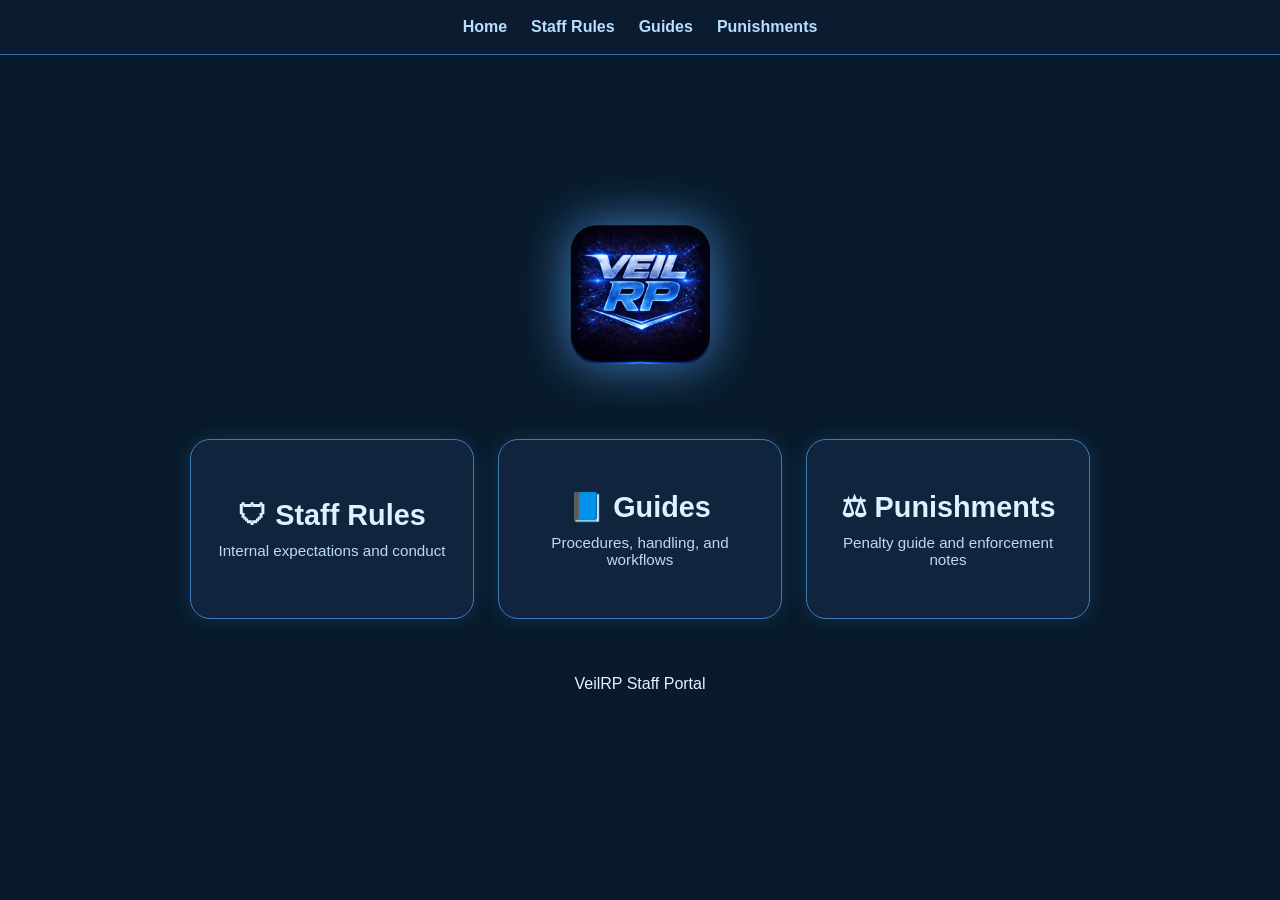
<file: index.html>
<!DOCTYPE html>
<html lang="en">
<head>
  <meta charset="UTF-8">
  <meta name="viewport" content="width=device-width, initial-scale=1.0">
  <title>VeilRP Staff Portal</title>
  <link rel="stylesheet" href="style.css">
</head>
<body>

  <nav class="nav">
  <a href="index.html">Home</a>
  <a href="staff-rules.html">Staff Rules</a>
  <a href="guides.html">Guides</a>
  <a href="punishments.html">Punishments</a>
</nav>

  <div class="menu-wrapper">
    <header class="hero">
      <img src="staff-logo.png" alt="VeilRP Logo" class="logo">
    </header>

    <div class="menu-grid">
      <a href="staff-rules.html" class="menu-card">
        <h2>🛡 Staff Rules</h2>
        <p>Internal expectations and conduct</p>
      </a>

      <a href="guides.html" class="menu-card">
        <h2>📘 Guides</h2>
        <p>Procedures, handling, and workflows</p>
      </a>

      <a href="punishments.html" class="menu-card">
        <h2>⚖ Punishments</h2>
        <p>Penalty guide and enforcement notes</p>
      </a>
    </div>

    <footer>
      <p>VeilRP Staff Portal</p>
    </footer>
  </div>

</body>
</html>
</file>
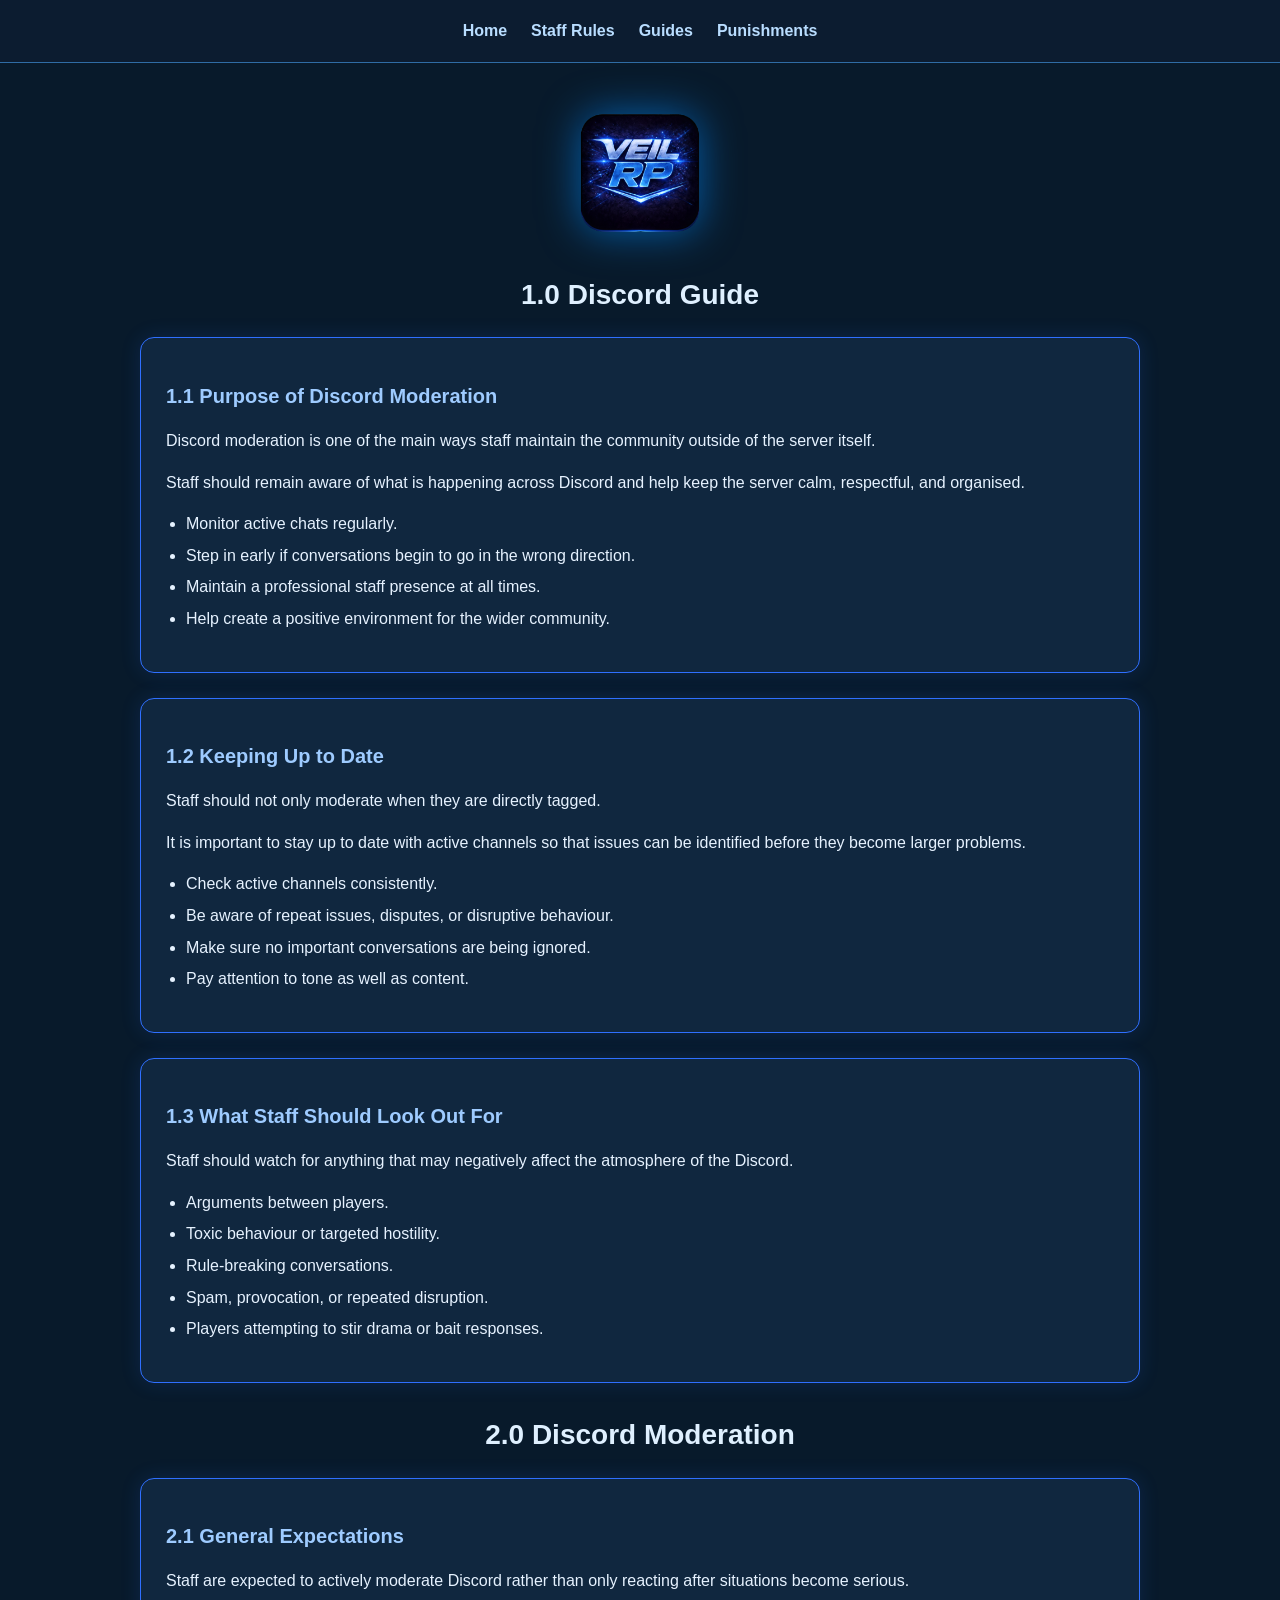
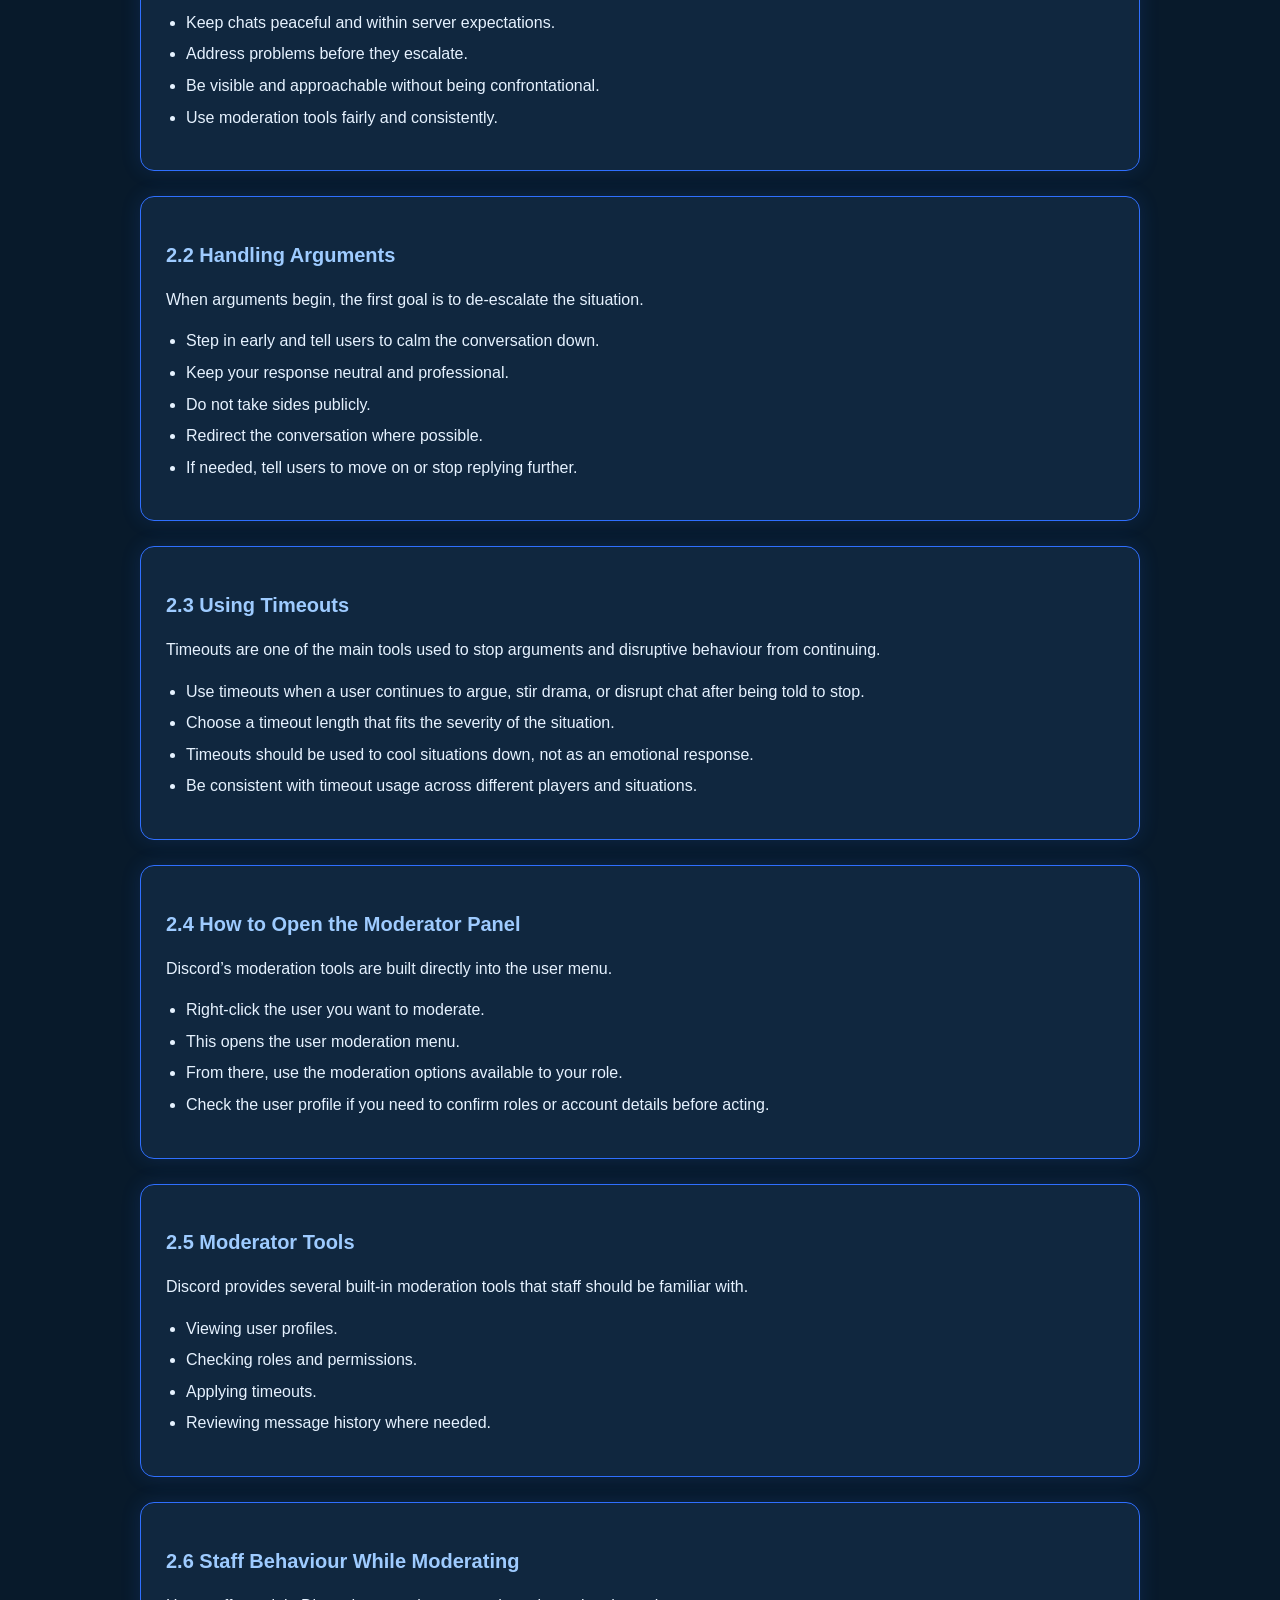
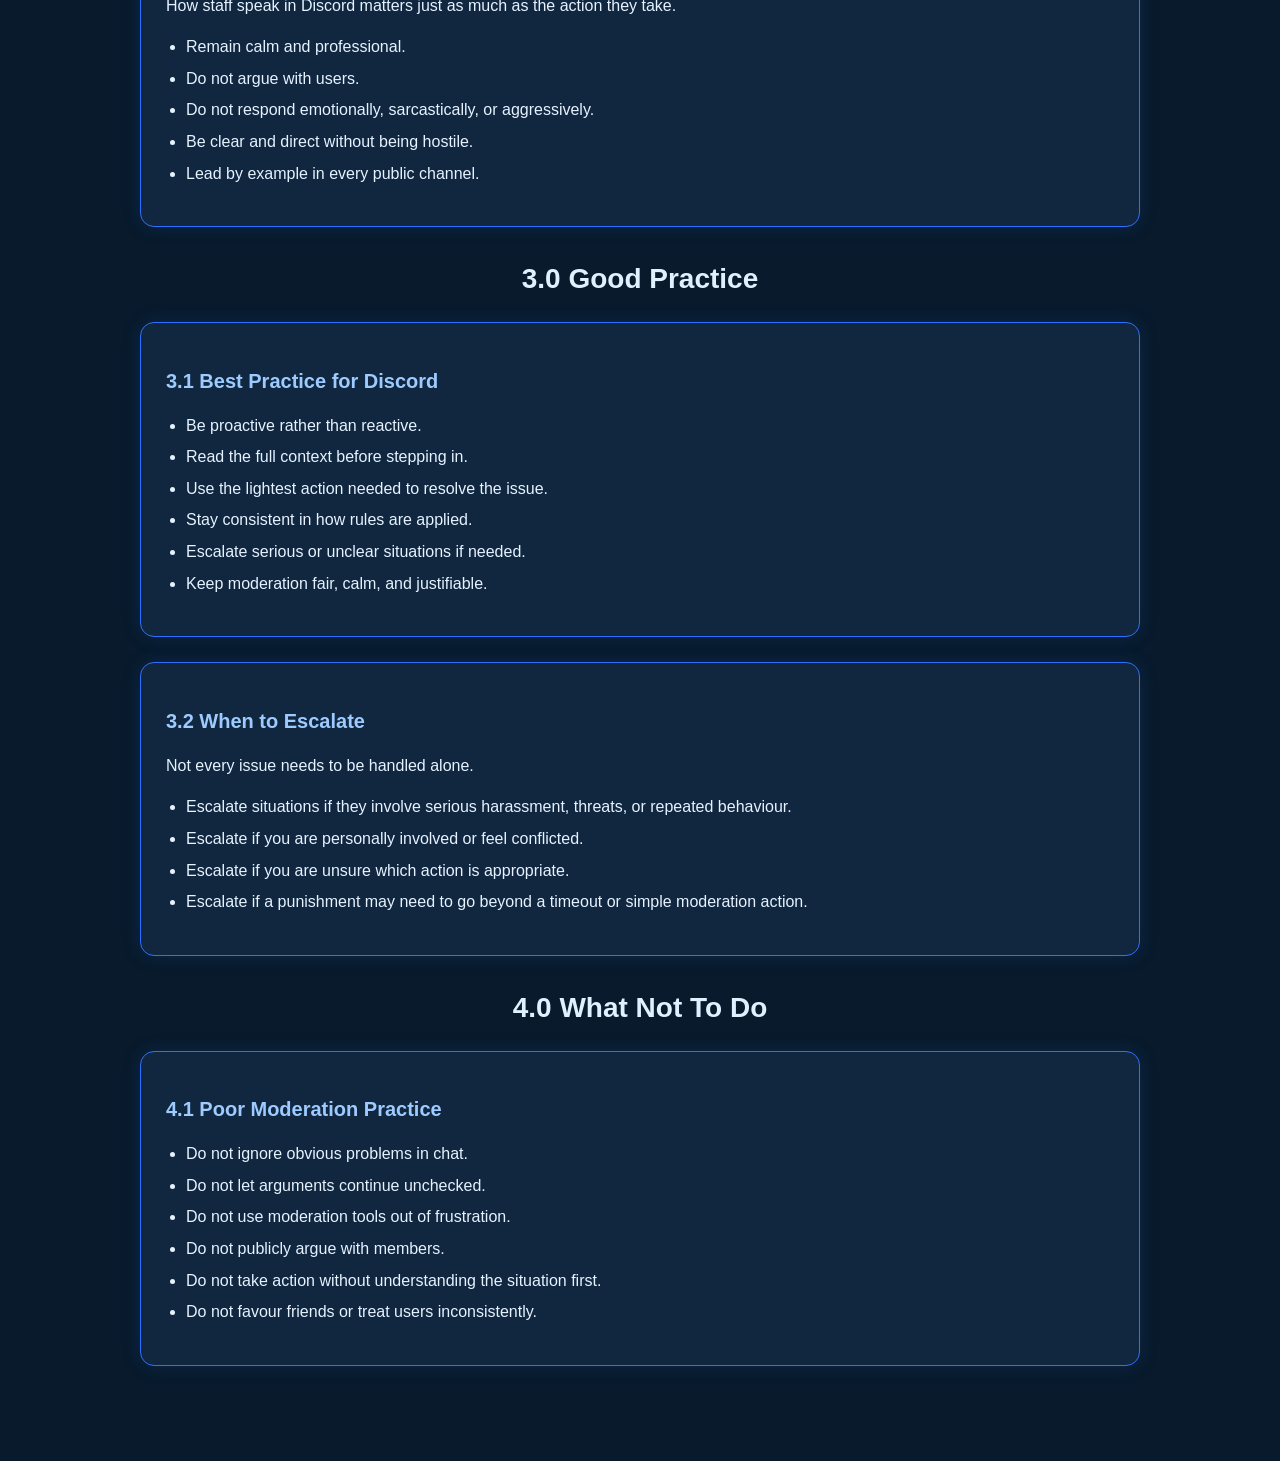
<file: guide-discord.html>
<!DOCTYPE html>
<html lang="en">
<head>
  <meta charset="UTF-8">
  <meta name="viewport" content="width=device-width, initial-scale=1.0">
  <title>Discord Guide</title>
  <link rel="stylesheet" href="docs.css">
</head>
<body>

  <nav class="nav">
    <a href="index.html">Home</a>
    <a href="staff-rules.html">Staff Rules</a>
    <a href="guides.html">Guides</a>
    <a href="punishments.html">Punishments</a>
  </nav>

  <div class="container">

    <header class="hero">
      <img src="staff-logo.png" alt="Staff Logo" class="logo">
    </header>

    <h1 class="main-header">1.0 Discord Guide</h1>

    <section class="box">
      <h2 class="sub-header">1.1 Purpose of Discord Moderation</h2>
      <p>Discord moderation is one of the main ways staff maintain the community outside of the server itself.</p>
      <p>Staff should remain aware of what is happening across Discord and help keep the server calm, respectful, and organised.</p>
      <ul>
        <li>Monitor active chats regularly.</li>
        <li>Step in early if conversations begin to go in the wrong direction.</li>
        <li>Maintain a professional staff presence at all times.</li>
        <li>Help create a positive environment for the wider community.</li>
      </ul>
    </section>

    <section class="box">
      <h2 class="sub-header">1.2 Keeping Up to Date</h2>
      <p>Staff should not only moderate when they are directly tagged.</p>
      <p>It is important to stay up to date with active channels so that issues can be identified before they become larger problems.</p>
      <ul>
        <li>Check active channels consistently.</li>
        <li>Be aware of repeat issues, disputes, or disruptive behaviour.</li>
        <li>Make sure no important conversations are being ignored.</li>
        <li>Pay attention to tone as well as content.</li>
      </ul>
    </section>

    <section class="box">
      <h2 class="sub-header">1.3 What Staff Should Look Out For</h2>
      <p>Staff should watch for anything that may negatively affect the atmosphere of the Discord.</p>
      <ul>
        <li>Arguments between players.</li>
        <li>Toxic behaviour or targeted hostility.</li>
        <li>Rule-breaking conversations.</li>
        <li>Spam, provocation, or repeated disruption.</li>
        <li>Players attempting to stir drama or bait responses.</li>
      </ul>
    </section>

    <h1 class="main-header">2.0 Discord Moderation</h1>

    <section class="box">
      <h2 class="sub-header">2.1 General Expectations</h2>
      <p>Staff are expected to actively moderate Discord rather than only reacting after situations become serious.</p>
      <ul>
        <li>Keep chats peaceful and within server expectations.</li>
        <li>Address problems before they escalate.</li>
        <li>Be visible and approachable without being confrontational.</li>
        <li>Use moderation tools fairly and consistently.</li>
      </ul>
    </section>

    <section class="box">
      <h2 class="sub-header">2.2 Handling Arguments</h2>
      <p>When arguments begin, the first goal is to de-escalate the situation.</p>
      <ul>
        <li>Step in early and tell users to calm the conversation down.</li>
        <li>Keep your response neutral and professional.</li>
        <li>Do not take sides publicly.</li>
        <li>Redirect the conversation where possible.</li>
        <li>If needed, tell users to move on or stop replying further.</li>
      </ul>
    </section>

    <section class="box">
      <h2 class="sub-header">2.3 Using Timeouts</h2>
      <p>Timeouts are one of the main tools used to stop arguments and disruptive behaviour from continuing.</p>
      <ul>
        <li>Use timeouts when a user continues to argue, stir drama, or disrupt chat after being told to stop.</li>
        <li>Choose a timeout length that fits the severity of the situation.</li>
        <li>Timeouts should be used to cool situations down, not as an emotional response.</li>
        <li>Be consistent with timeout usage across different players and situations.</li>
      </ul>
    </section>

    <section class="box">
      <h2 class="sub-header">2.4 How to Open the Moderator Panel</h2>
      <p>Discord’s moderation tools are built directly into the user menu.</p>
      <ul>
        <li>Right-click the user you want to moderate.</li>
        <li>This opens the user moderation menu.</li>
        <li>From there, use the moderation options available to your role.</li>
        <li>Check the user profile if you need to confirm roles or account details before acting.</li>
      </ul>
    </section>

    <section class="box">
      <h2 class="sub-header">2.5 Moderator Tools</h2>
      <p>Discord provides several built-in moderation tools that staff should be familiar with.</p>
      <ul>
        <li>Viewing user profiles.</li>
        <li>Checking roles and permissions.</li>
        <li>Applying timeouts.</li>
        <li>Reviewing message history where needed.</li>
      </ul>
    </section>

    <section class="box">
      <h2 class="sub-header">2.6 Staff Behaviour While Moderating</h2>
      <p>How staff speak in Discord matters just as much as the action they take.</p>
      <ul>
        <li>Remain calm and professional.</li>
        <li>Do not argue with users.</li>
        <li>Do not respond emotionally, sarcastically, or aggressively.</li>
        <li>Be clear and direct without being hostile.</li>
        <li>Lead by example in every public channel.</li>
      </ul>
    </section>

    <h1 class="main-header">3.0 Good Practice</h1>

    <section class="box">
      <h2 class="sub-header">3.1 Best Practice for Discord</h2>
      <ul>
        <li>Be proactive rather than reactive.</li>
        <li>Read the full context before stepping in.</li>
        <li>Use the lightest action needed to resolve the issue.</li>
        <li>Stay consistent in how rules are applied.</li>
        <li>Escalate serious or unclear situations if needed.</li>
        <li>Keep moderation fair, calm, and justifiable.</li>
      </ul>
    </section>

    <section class="box">
      <h2 class="sub-header">3.2 When to Escalate</h2>
      <p>Not every issue needs to be handled alone.</p>
      <ul>
        <li>Escalate situations if they involve serious harassment, threats, or repeated behaviour.</li>
        <li>Escalate if you are personally involved or feel conflicted.</li>
        <li>Escalate if you are unsure which action is appropriate.</li>
        <li>Escalate if a punishment may need to go beyond a timeout or simple moderation action.</li>
      </ul>
    </section>

    <h1 class="main-header">4.0 What Not To Do</h1>

    <section class="box">
      <h2 class="sub-header">4.1 Poor Moderation Practice</h2>
      <ul>
        <li>Do not ignore obvious problems in chat.</li>
        <li>Do not let arguments continue unchecked.</li>
        <li>Do not use moderation tools out of frustration.</li>
        <li>Do not publicly argue with members.</li>
        <li>Do not take action without understanding the situation first.</li>
        <li>Do not favour friends or treat users inconsistently.</li>
      </ul>
    </section>

  </div>

</body>
</html>
</file>
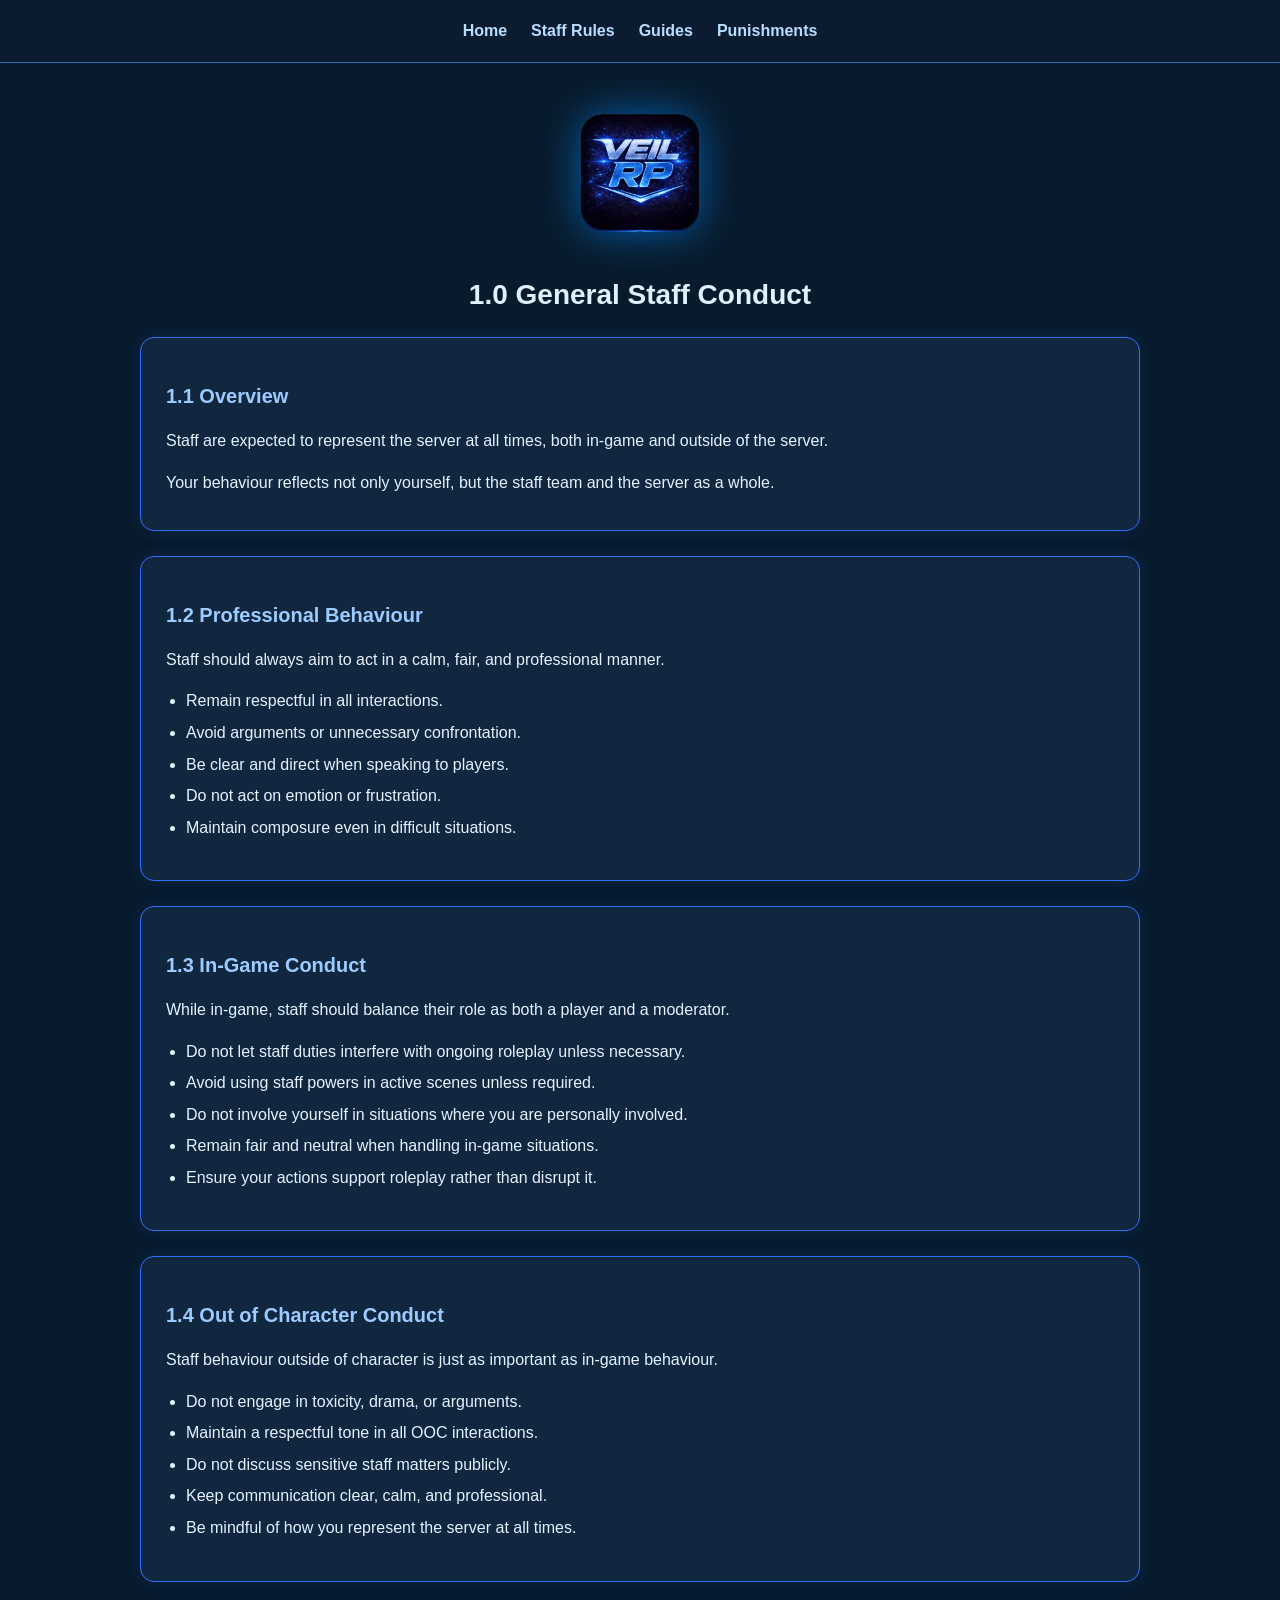
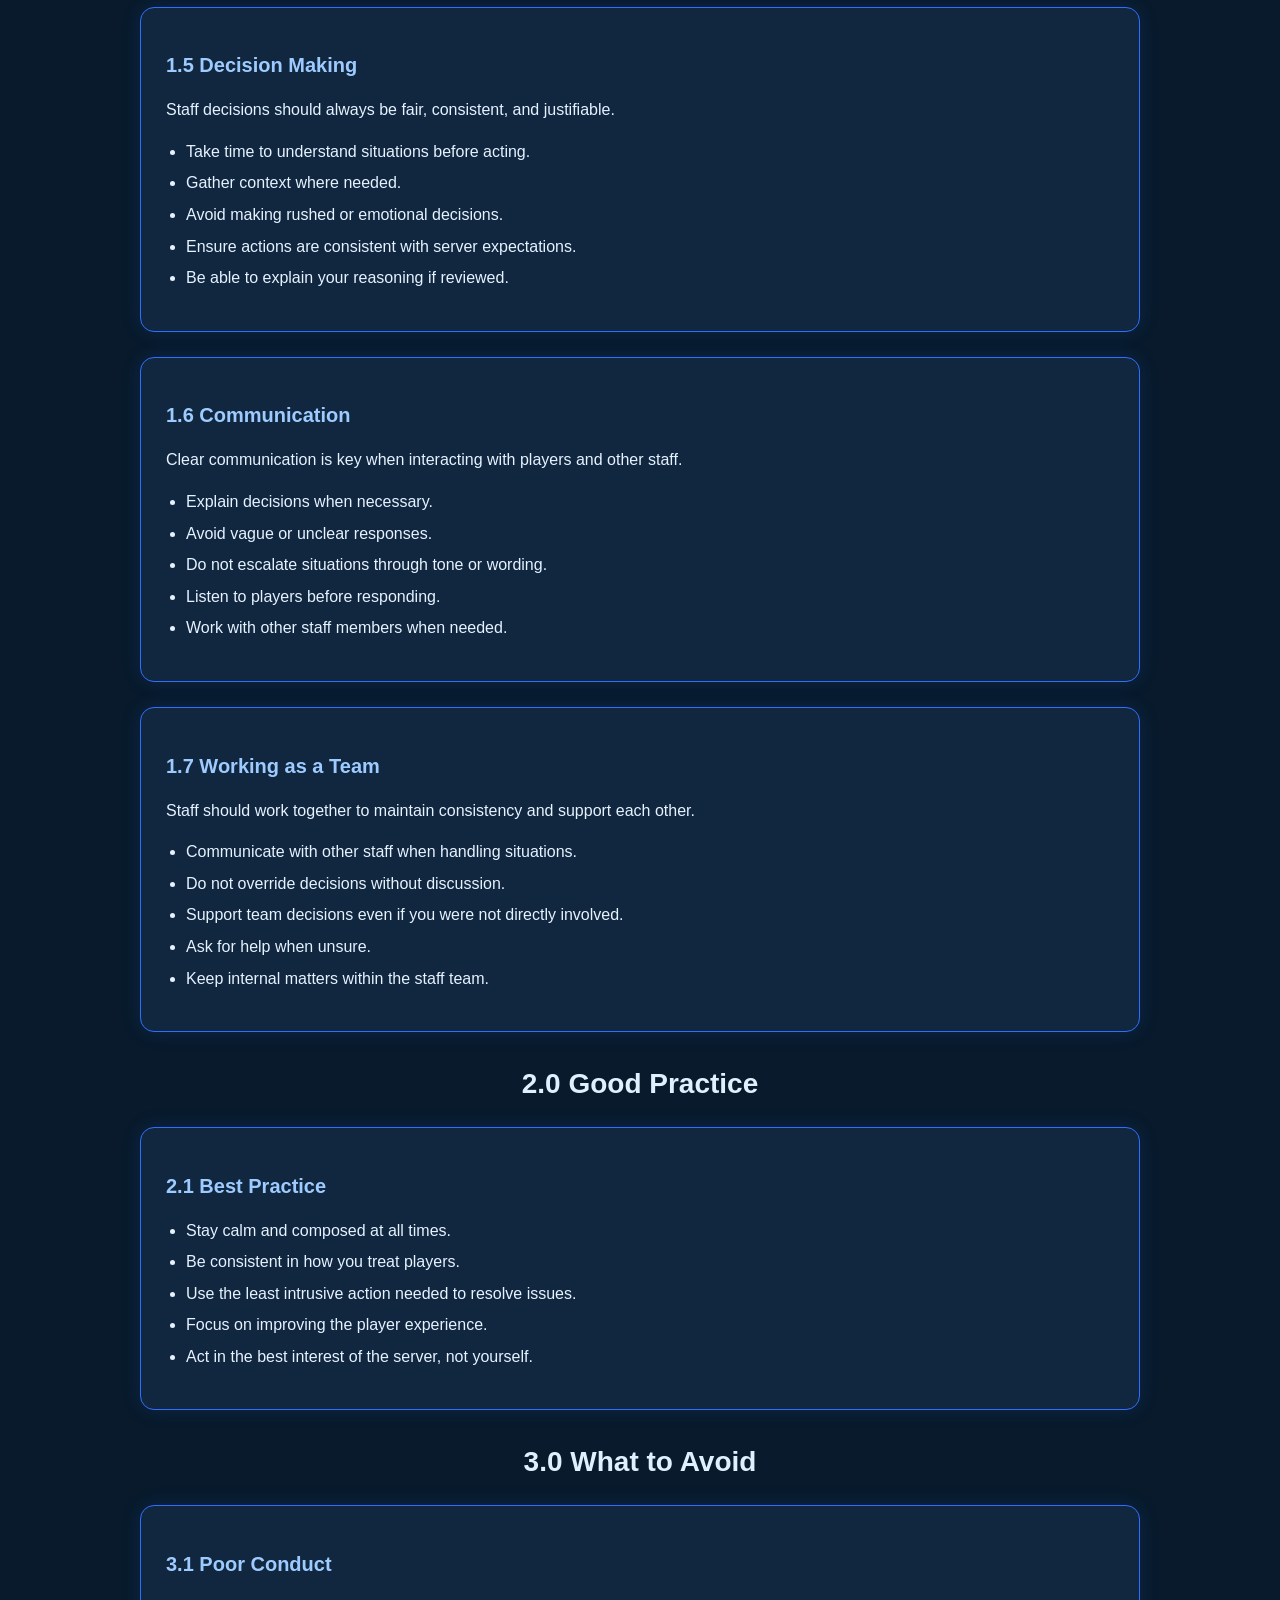
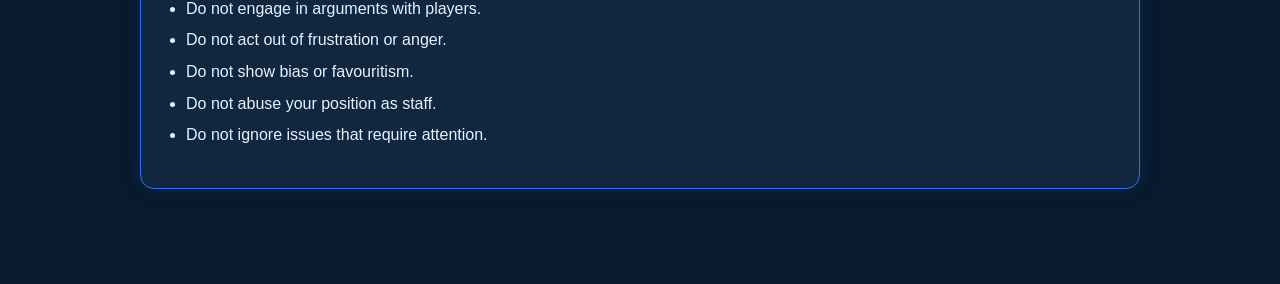
<file: guide-general.html>
<!DOCTYPE html>
<html lang="en">
<head>
  <meta charset="UTF-8">
  <meta name="viewport" content="width=device-width, initial-scale=1.0">
  <title>General Staff Conduct</title>
  <link rel="stylesheet" href="docs.css">
</head>
<body>

  <nav class="nav">
    <a href="index.html">Home</a>
    <a href="staff-rules.html">Staff Rules</a>
    <a href="guides.html">Guides</a>
    <a href="punishments.html">Punishments</a>
  </nav>

  <div class="container">

    <header class="hero">
      <img src="staff-logo.png" alt="Staff Logo" class="logo">
    </header>

    <h1 class="main-header">1.0 General Staff Conduct</h1>

    <section class="box">
      <h2 class="sub-header">1.1 Overview</h2>
      <p>Staff are expected to represent the server at all times, both in-game and outside of the server.</p>
      <p>Your behaviour reflects not only yourself, but the staff team and the server as a whole.</p>
    </section>

    <section class="box">
      <h2 class="sub-header">1.2 Professional Behaviour</h2>
      <p>Staff should always aim to act in a calm, fair, and professional manner.</p>
      <ul>
        <li>Remain respectful in all interactions.</li>
        <li>Avoid arguments or unnecessary confrontation.</li>
        <li>Be clear and direct when speaking to players.</li>
        <li>Do not act on emotion or frustration.</li>
        <li>Maintain composure even in difficult situations.</li>
      </ul>
    </section>

    <section class="box">
      <h2 class="sub-header">1.3 In-Game Conduct</h2>
      <p>While in-game, staff should balance their role as both a player and a moderator.</p>
      <ul>
        <li>Do not let staff duties interfere with ongoing roleplay unless necessary.</li>
        <li>Avoid using staff powers in active scenes unless required.</li>
        <li>Do not involve yourself in situations where you are personally involved.</li>
        <li>Remain fair and neutral when handling in-game situations.</li>
        <li>Ensure your actions support roleplay rather than disrupt it.</li>
      </ul>
    </section>

    <section class="box">
      <h2 class="sub-header">1.4 Out of Character Conduct</h2>
      <p>Staff behaviour outside of character is just as important as in-game behaviour.</p>
      <ul>
        <li>Do not engage in toxicity, drama, or arguments.</li>
        <li>Maintain a respectful tone in all OOC interactions.</li>
        <li>Do not discuss sensitive staff matters publicly.</li>
        <li>Keep communication clear, calm, and professional.</li>
        <li>Be mindful of how you represent the server at all times.</li>
      </ul>
    </section>

    <section class="box">
      <h2 class="sub-header">1.5 Decision Making</h2>
      <p>Staff decisions should always be fair, consistent, and justifiable.</p>
      <ul>
        <li>Take time to understand situations before acting.</li>
        <li>Gather context where needed.</li>
        <li>Avoid making rushed or emotional decisions.</li>
        <li>Ensure actions are consistent with server expectations.</li>
        <li>Be able to explain your reasoning if reviewed.</li>
      </ul>
    </section>

    <section class="box">
      <h2 class="sub-header">1.6 Communication</h2>
      <p>Clear communication is key when interacting with players and other staff.</p>
      <ul>
        <li>Explain decisions when necessary.</li>
        <li>Avoid vague or unclear responses.</li>
        <li>Do not escalate situations through tone or wording.</li>
        <li>Listen to players before responding.</li>
        <li>Work with other staff members when needed.</li>
      </ul>
    </section>

    <section class="box">
      <h2 class="sub-header">1.7 Working as a Team</h2>
      <p>Staff should work together to maintain consistency and support each other.</p>
      <ul>
        <li>Communicate with other staff when handling situations.</li>
        <li>Do not override decisions without discussion.</li>
        <li>Support team decisions even if you were not directly involved.</li>
        <li>Ask for help when unsure.</li>
        <li>Keep internal matters within the staff team.</li>
      </ul>
    </section>

    <h1 class="main-header">2.0 Good Practice</h1>

    <section class="box">
      <h2 class="sub-header">2.1 Best Practice</h2>
      <ul>
        <li>Stay calm and composed at all times.</li>
        <li>Be consistent in how you treat players.</li>
        <li>Use the least intrusive action needed to resolve issues.</li>
        <li>Focus on improving the player experience.</li>
        <li>Act in the best interest of the server, not yourself.</li>
      </ul>
    </section>

    <h1 class="main-header">3.0 What to Avoid</h1>

    <section class="box">
      <h2 class="sub-header">3.1 Poor Conduct</h2>
      <ul>
        <li>Do not engage in arguments with players.</li>
        <li>Do not act out of frustration or anger.</li>
        <li>Do not show bias or favouritism.</li>
        <li>Do not abuse your position as staff.</li>
        <li>Do not ignore issues that require attention.</li>
      </ul>
    </section>

  </div>

</body>
</html>
</file>
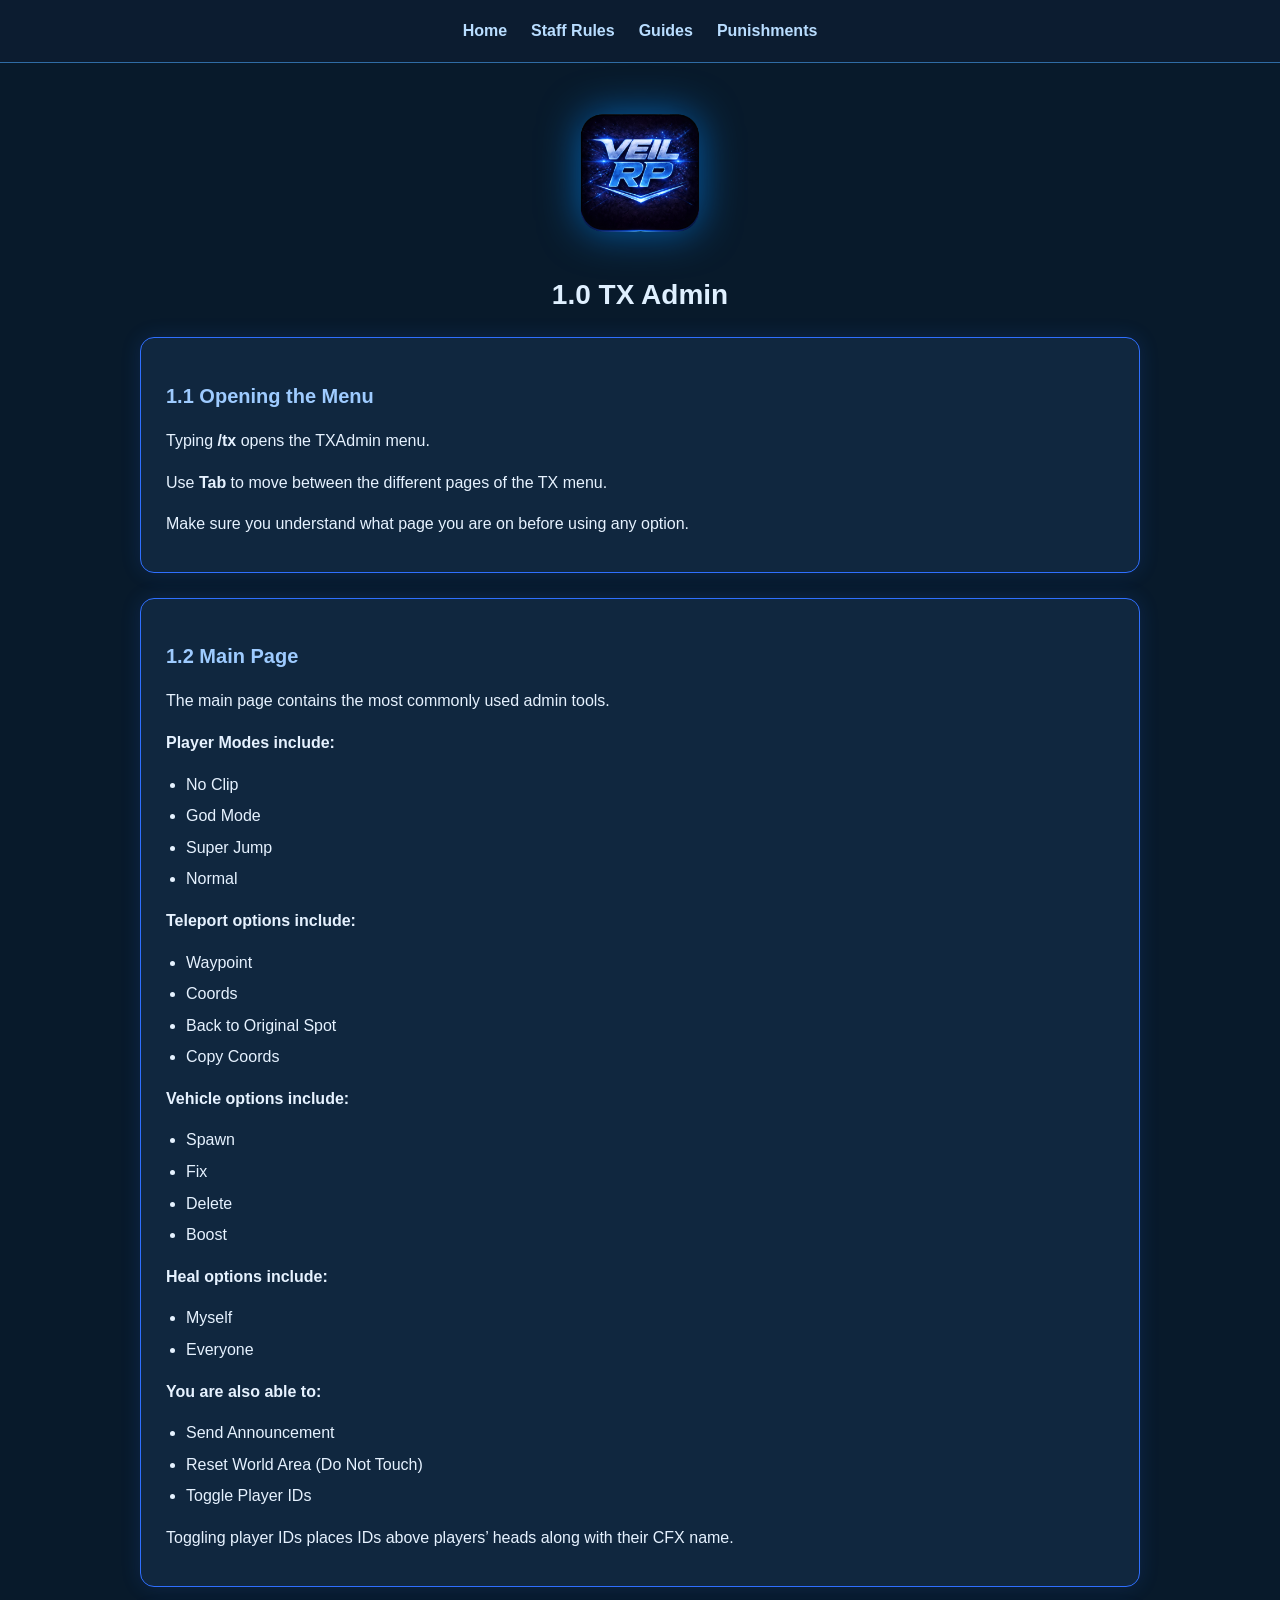
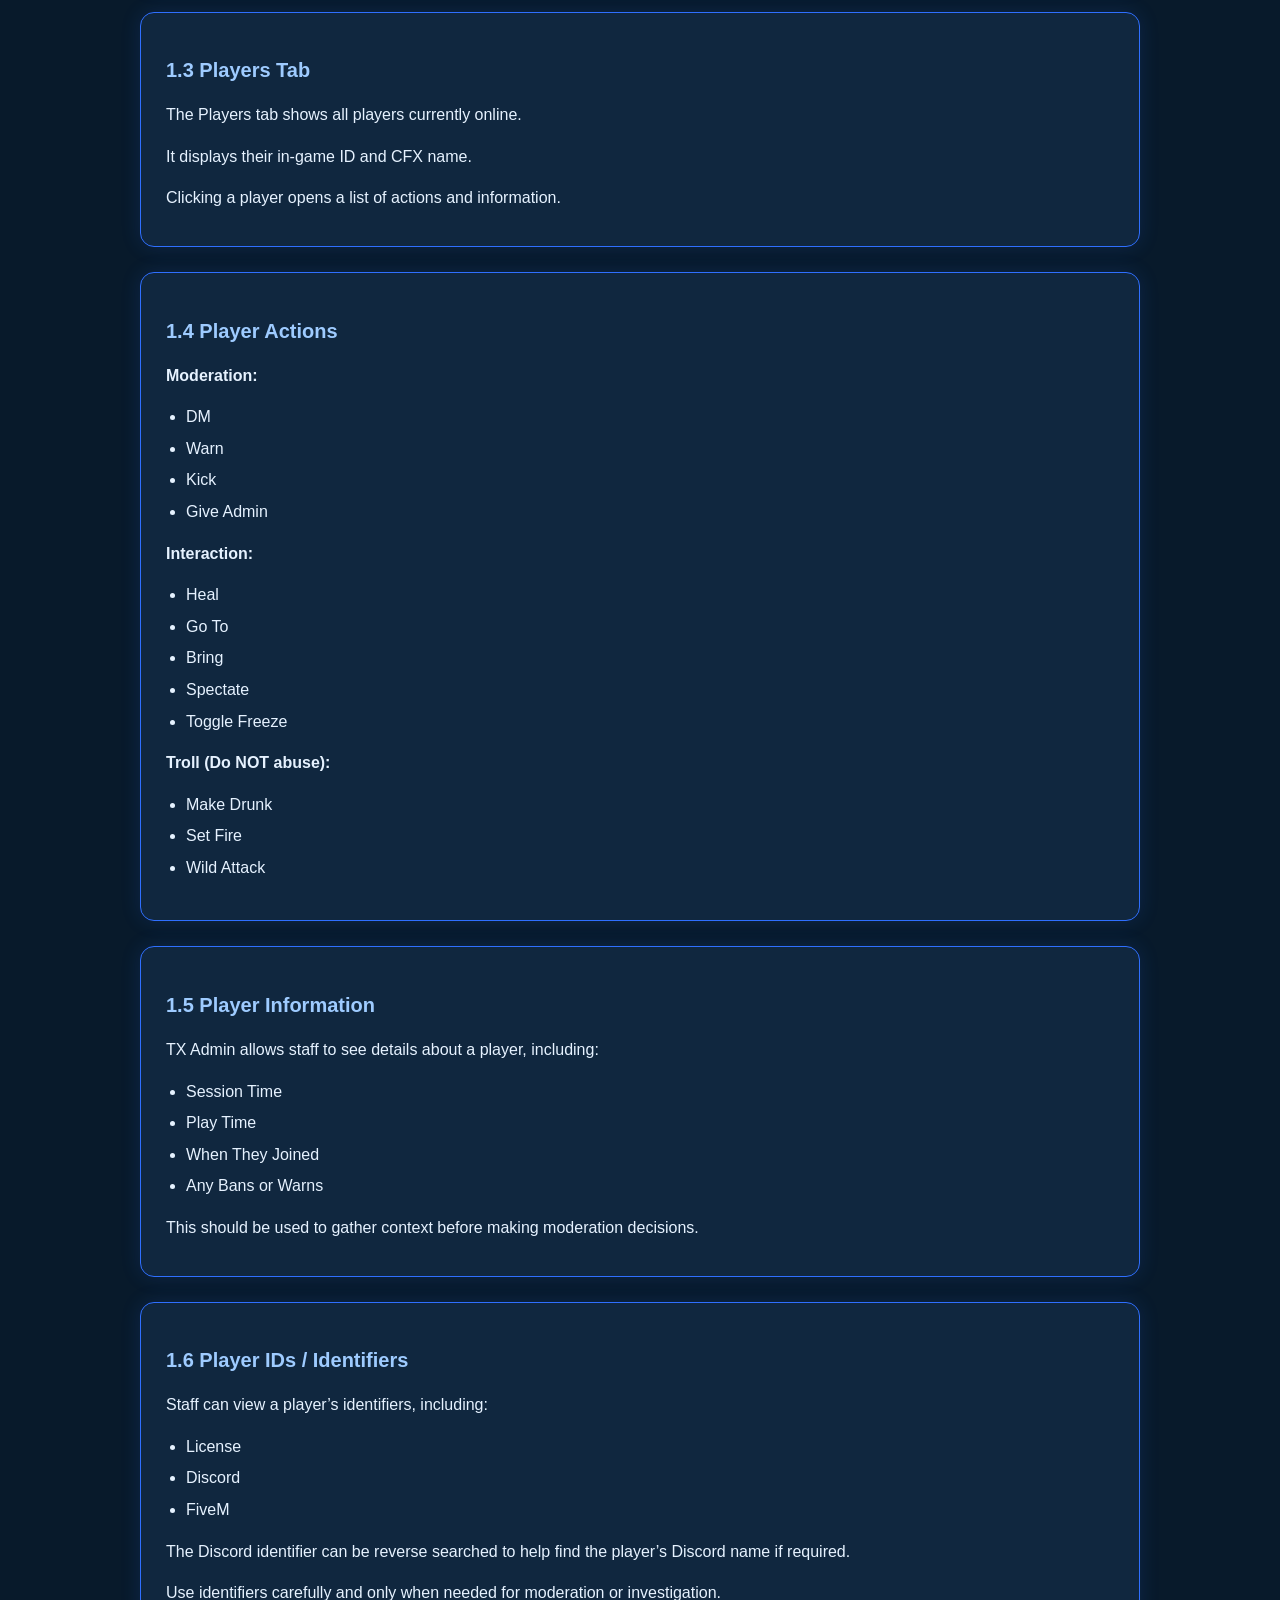
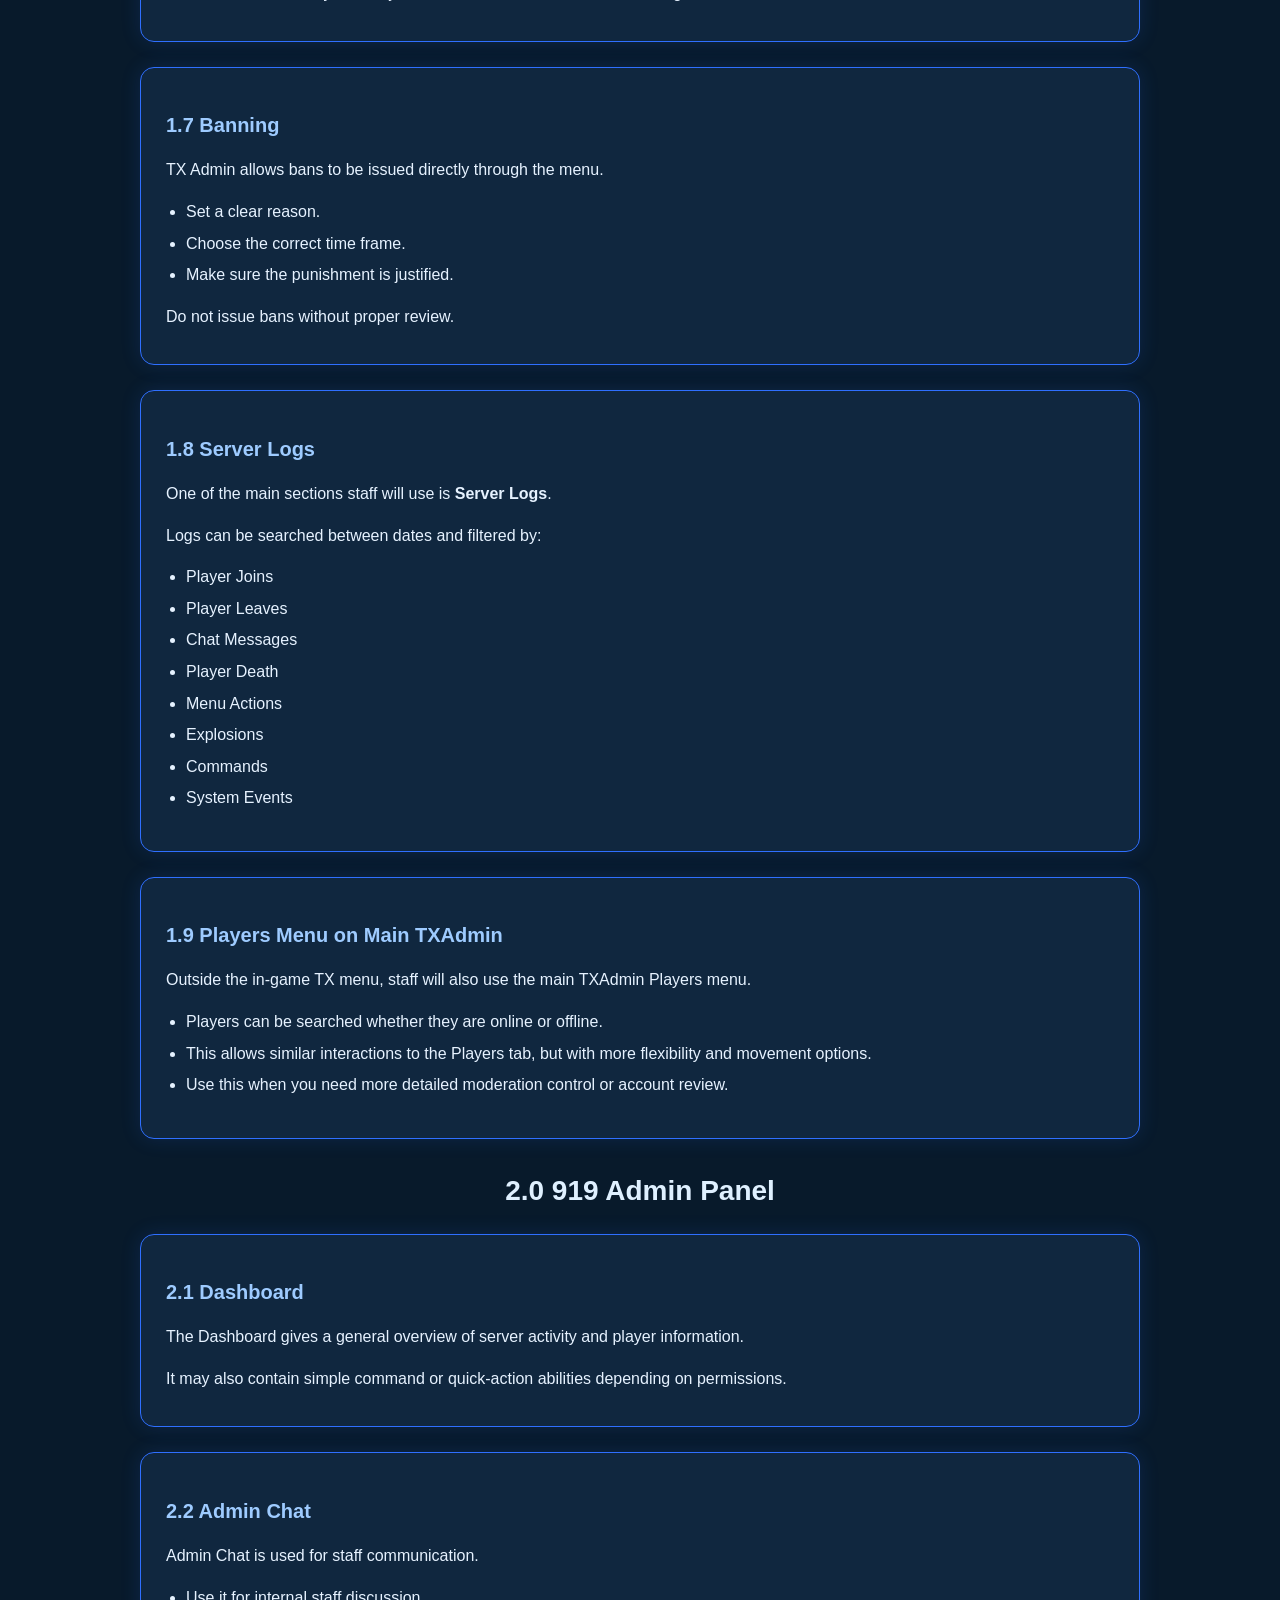
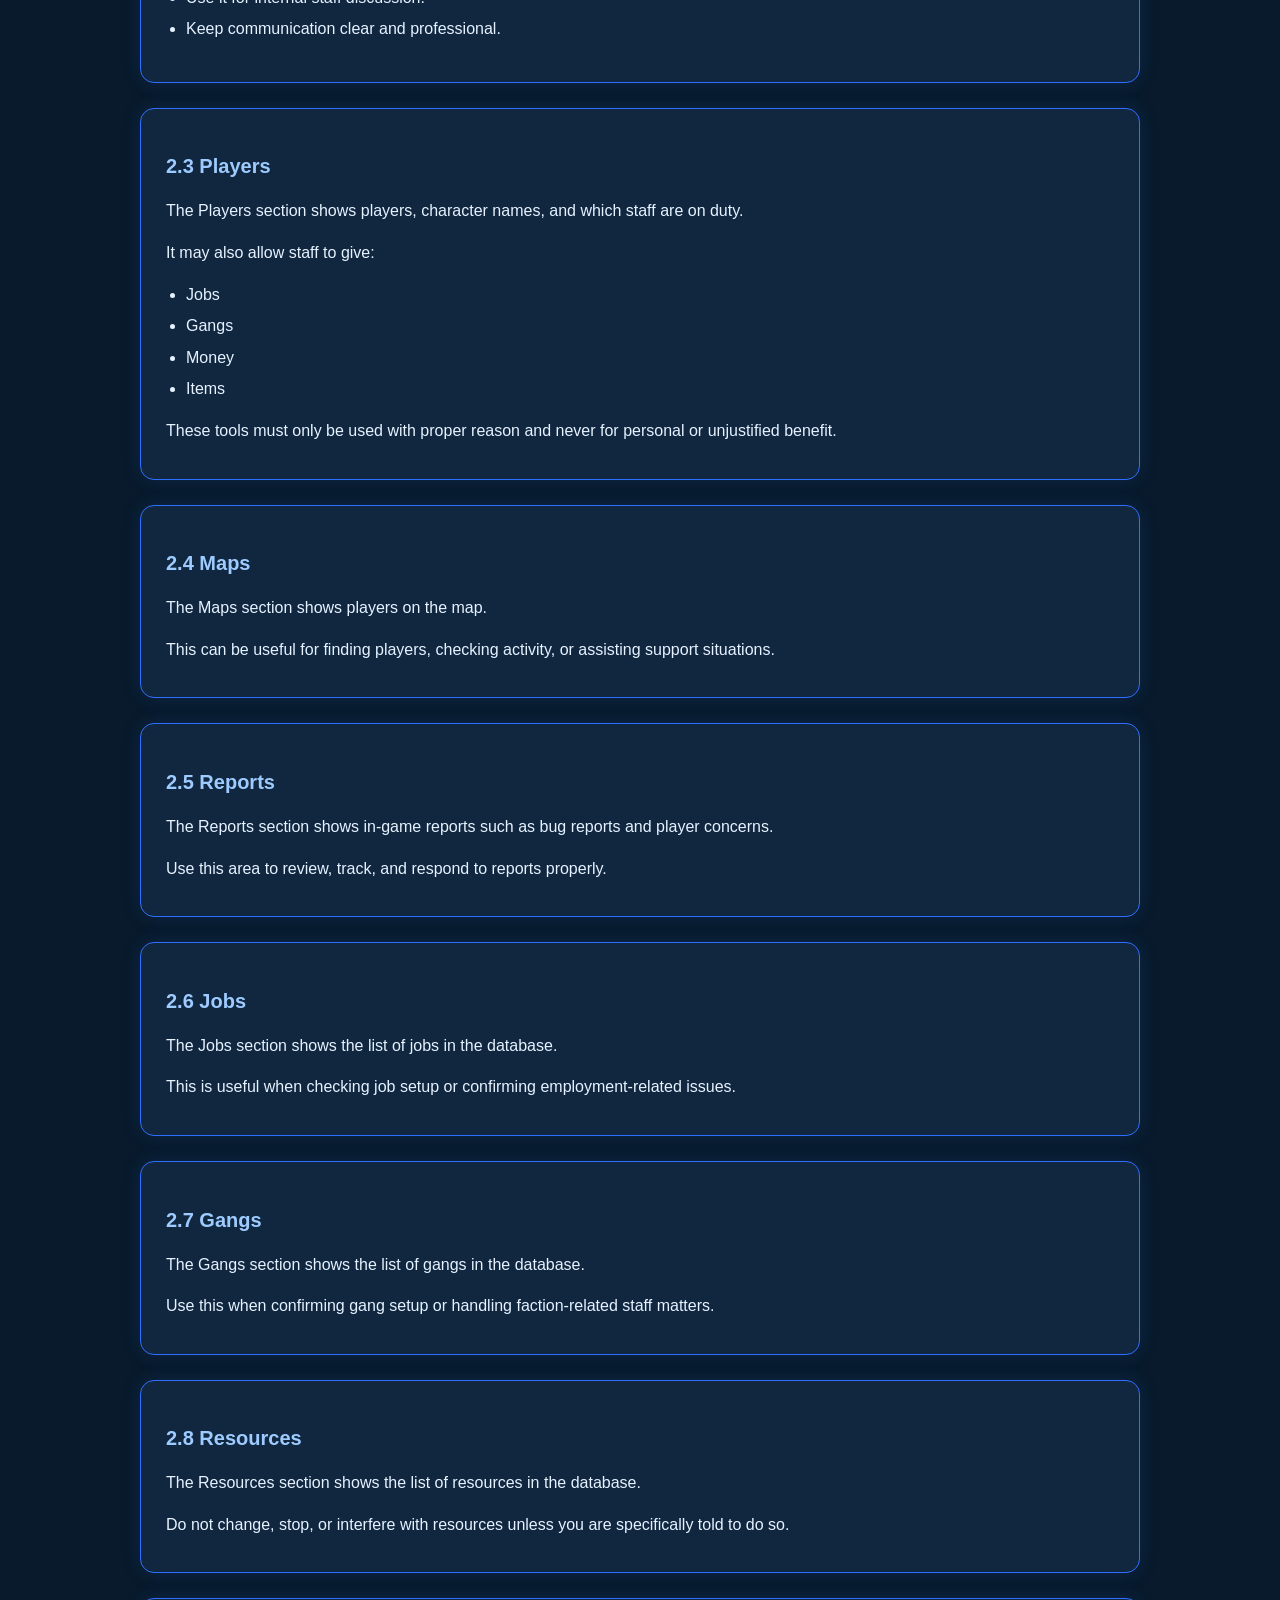
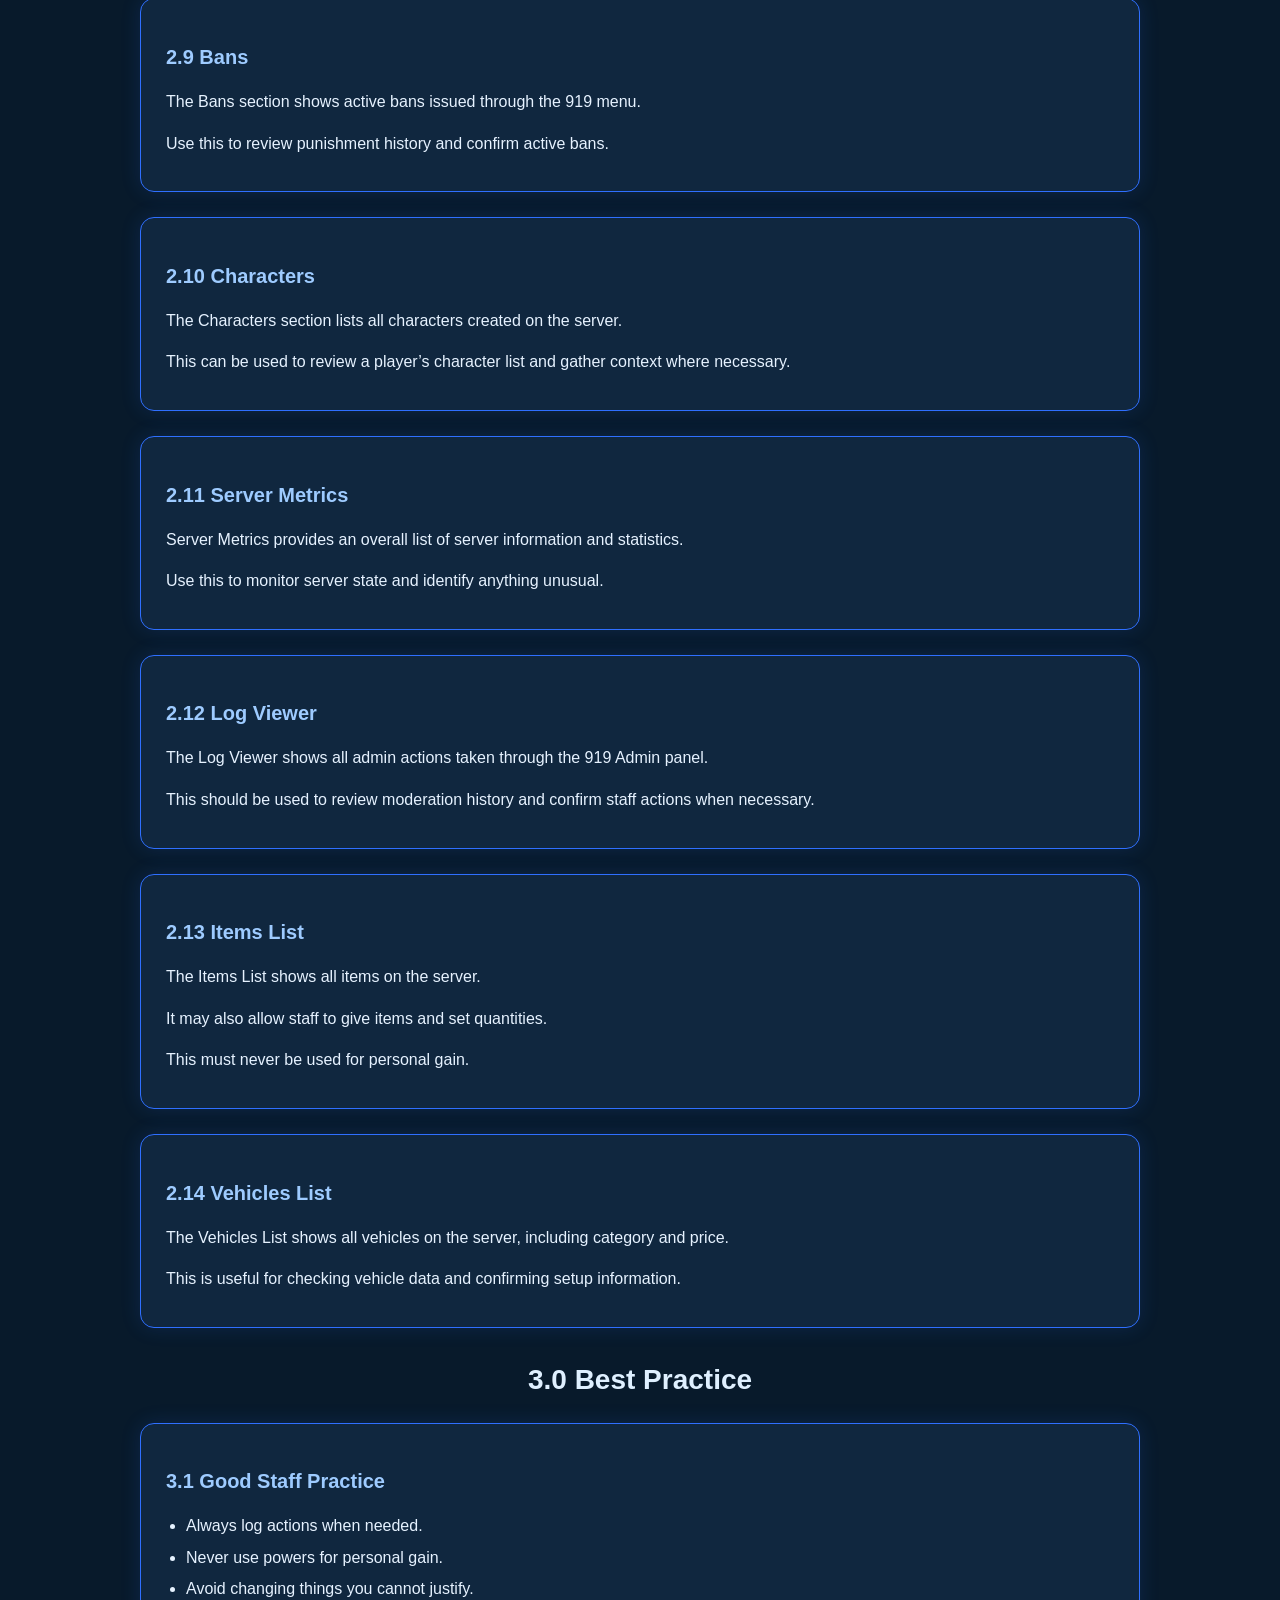
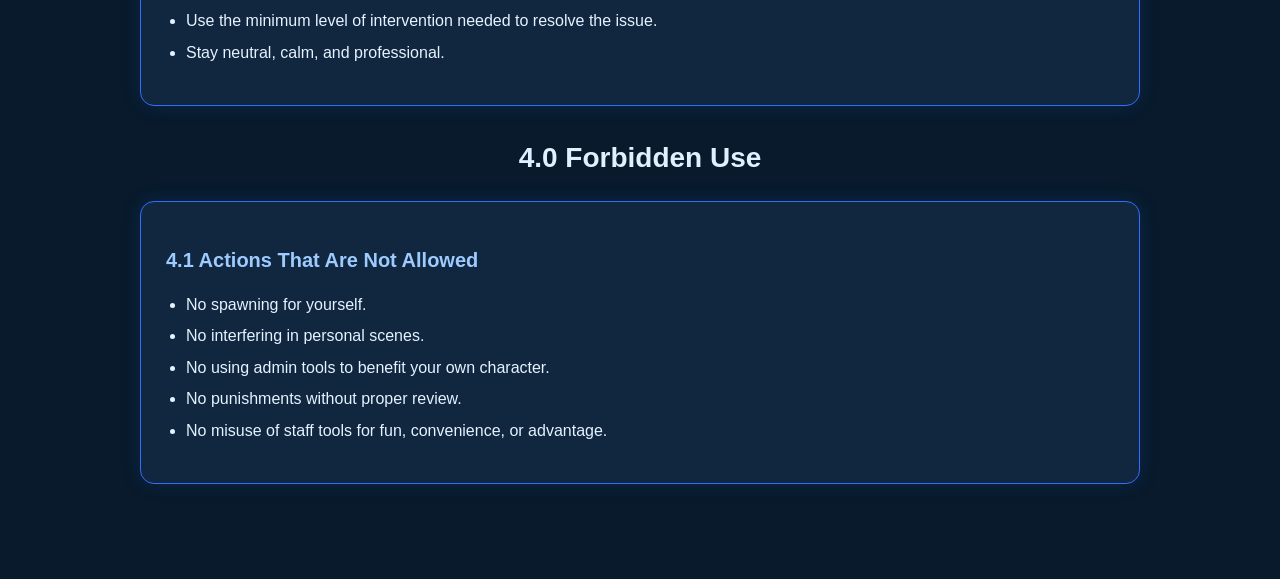
<file: guide-panels.html>
<!DOCTYPE html>
<html lang="en">
<head>
  <meta charset="UTF-8">
  <meta name="viewport" content="width=device-width, initial-scale=1.0">
  <title>TX Admin & 919 Panel Guide</title>
  <link rel="stylesheet" href="docs.css">
</head>
<body>

  <nav class="nav">
    <a href="index.html">Home</a>
    <a href="staff-rules.html">Staff Rules</a>
    <a href="guides.html">Guides</a>
    <a href="punishments.html">Punishments</a>
  </nav>

  <div class="container">

    <header class="hero">
      <img src="staff-logo.png" alt="Staff Logo" class="logo">
    </header>

    <h1 class="main-header">1.0 TX Admin</h1>

    <section class="box">
      <h2 class="sub-header">1.1 Opening the Menu</h2>
      <p>Typing <strong>/tx</strong> opens the TXAdmin menu.</p>
      <p>Use <strong>Tab</strong> to move between the different pages of the TX menu.</p>
      <p>Make sure you understand what page you are on before using any option.</p>
    </section>

    <section class="box">
      <h2 class="sub-header">1.2 Main Page</h2>

      <p>The main page contains the most commonly used admin tools.</p>

      <p><strong>Player Modes include:</strong></p>
      <ul>
        <li>No Clip</li>
        <li>God Mode</li>
        <li>Super Jump</li>
        <li>Normal</li>
      </ul>

      <p><strong>Teleport options include:</strong></p>
      <ul>
        <li>Waypoint</li>
        <li>Coords</li>
        <li>Back to Original Spot</li>
        <li>Copy Coords</li>
      </ul>

      <p><strong>Vehicle options include:</strong></p>
      <ul>
        <li>Spawn</li>
        <li>Fix</li>
        <li>Delete</li>
        <li>Boost</li>
      </ul>

      <p><strong>Heal options include:</strong></p>
      <ul>
        <li>Myself</li>
        <li>Everyone</li>
      </ul>

      <p><strong>You are also able to:</strong></p>
      <ul>
        <li>Send Announcement</li>
        <li>Reset World Area (Do Not Touch)</li>
        <li>Toggle Player IDs</li>
      </ul>

      <p>Toggling player IDs places IDs above players’ heads along with their CFX name.</p>
    </section>

    <section class="box">
      <h2 class="sub-header">1.3 Players Tab</h2>
      <p>The Players tab shows all players currently online.</p>
      <p>It displays their in-game ID and CFX name.</p>
      <p>Clicking a player opens a list of actions and information.</p>
    </section>

    <section class="box">
      <h2 class="sub-header">1.4 Player Actions</h2>

      <p><strong>Moderation:</strong></p>
      <ul>
        <li>DM</li>
        <li>Warn</li>
        <li>Kick</li>
        <li>Give Admin</li>
      </ul>

      <p><strong>Interaction:</strong></p>
      <ul>
        <li>Heal</li>
        <li>Go To</li>
        <li>Bring</li>
        <li>Spectate</li>
        <li>Toggle Freeze</li>
      </ul>

      <p><strong>Troll (Do NOT abuse):</strong></p>
      <ul>
        <li>Make Drunk</li>
        <li>Set Fire</li>
        <li>Wild Attack</li>
      </ul>
    </section>

    <section class="box">
      <h2 class="sub-header">1.5 Player Information</h2>
      <p>TX Admin allows staff to see details about a player, including:</p>
      <ul>
        <li>Session Time</li>
        <li>Play Time</li>
        <li>When They Joined</li>
        <li>Any Bans or Warns</li>
      </ul>
      <p>This should be used to gather context before making moderation decisions.</p>
    </section>

    <section class="box">
      <h2 class="sub-header">1.6 Player IDs / Identifiers</h2>
      <p>Staff can view a player’s identifiers, including:</p>
      <ul>
        <li>License</li>
        <li>Discord</li>
        <li>FiveM</li>
      </ul>
      <p>The Discord identifier can be reverse searched to help find the player’s Discord name if required.</p>
      <p>Use identifiers carefully and only when needed for moderation or investigation.</p>
    </section>

    <section class="box">
      <h2 class="sub-header">1.7 Banning</h2>
      <p>TX Admin allows bans to be issued directly through the menu.</p>
      <ul>
        <li>Set a clear reason.</li>
        <li>Choose the correct time frame.</li>
        <li>Make sure the punishment is justified.</li>
      </ul>
      <p>Do not issue bans without proper review.</p>
    </section>

    <section class="box">
      <h2 class="sub-header">1.8 Server Logs</h2>
      <p>One of the main sections staff will use is <strong>Server Logs</strong>.</p>
      <p>Logs can be searched between dates and filtered by:</p>
      <ul>
        <li>Player Joins</li>
        <li>Player Leaves</li>
        <li>Chat Messages</li>
        <li>Player Death</li>
        <li>Menu Actions</li>
        <li>Explosions</li>
        <li>Commands</li>
        <li>System Events</li>
      </ul>
    </section>

    <section class="box">
      <h2 class="sub-header">1.9 Players Menu on Main TXAdmin</h2>
      <p>Outside the in-game TX menu, staff will also use the main TXAdmin Players menu.</p>
      <ul>
        <li>Players can be searched whether they are online or offline.</li>
        <li>This allows similar interactions to the Players tab, but with more flexibility and movement options.</li>
        <li>Use this when you need more detailed moderation control or account review.</li>
      </ul>
    </section>

    <h1 class="main-header">2.0 919 Admin Panel</h1>

    <section class="box">
      <h2 class="sub-header">2.1 Dashboard</h2>
      <p>The Dashboard gives a general overview of server activity and player information.</p>
      <p>It may also contain simple command or quick-action abilities depending on permissions.</p>
    </section>

    <section class="box">
      <h2 class="sub-header">2.2 Admin Chat</h2>
      <p>Admin Chat is used for staff communication.</p>
      <ul>
        <li>Use it for internal staff discussion.</li>
        <li>Keep communication clear and professional.</li>
      </ul>
    </section>

    <section class="box">
      <h2 class="sub-header">2.3 Players</h2>
      <p>The Players section shows players, character names, and which staff are on duty.</p>
      <p>It may also allow staff to give:</p>
      <ul>
        <li>Jobs</li>
        <li>Gangs</li>
        <li>Money</li>
        <li>Items</li>
      </ul>
      <p>These tools must only be used with proper reason and never for personal or unjustified benefit.</p>
    </section>

    <section class="box">
      <h2 class="sub-header">2.4 Maps</h2>
      <p>The Maps section shows players on the map.</p>
      <p>This can be useful for finding players, checking activity, or assisting support situations.</p>
    </section>

    <section class="box">
      <h2 class="sub-header">2.5 Reports</h2>
      <p>The Reports section shows in-game reports such as bug reports and player concerns.</p>
      <p>Use this area to review, track, and respond to reports properly.</p>
    </section>

    <section class="box">
      <h2 class="sub-header">2.6 Jobs</h2>
      <p>The Jobs section shows the list of jobs in the database.</p>
      <p>This is useful when checking job setup or confirming employment-related issues.</p>
    </section>

    <section class="box">
      <h2 class="sub-header">2.7 Gangs</h2>
      <p>The Gangs section shows the list of gangs in the database.</p>
      <p>Use this when confirming gang setup or handling faction-related staff matters.</p>
    </section>

    <section class="box">
      <h2 class="sub-header">2.8 Resources</h2>
      <p>The Resources section shows the list of resources in the database.</p>
      <p>Do not change, stop, or interfere with resources unless you are specifically told to do so.</p>
    </section>

    <section class="box">
      <h2 class="sub-header">2.9 Bans</h2>
      <p>The Bans section shows active bans issued through the 919 menu.</p>
      <p>Use this to review punishment history and confirm active bans.</p>
    </section>

    <section class="box">
      <h2 class="sub-header">2.10 Characters</h2>
      <p>The Characters section lists all characters created on the server.</p>
      <p>This can be used to review a player’s character list and gather context where necessary.</p>
    </section>

    <section class="box">
      <h2 class="sub-header">2.11 Server Metrics</h2>
      <p>Server Metrics provides an overall list of server information and statistics.</p>
      <p>Use this to monitor server state and identify anything unusual.</p>
    </section>

    <section class="box">
      <h2 class="sub-header">2.12 Log Viewer</h2>
      <p>The Log Viewer shows all admin actions taken through the 919 Admin panel.</p>
      <p>This should be used to review moderation history and confirm staff actions when necessary.</p>
    </section>

    <section class="box">
      <h2 class="sub-header">2.13 Items List</h2>
      <p>The Items List shows all items on the server.</p>
      <p>It may also allow staff to give items and set quantities.</p>
      <p>This must never be used for personal gain.</p>
    </section>

    <section class="box">
      <h2 class="sub-header">2.14 Vehicles List</h2>
      <p>The Vehicles List shows all vehicles on the server, including category and price.</p>
      <p>This is useful for checking vehicle data and confirming setup information.</p>
    </section>

    <h1 class="main-header">3.0 Best Practice</h1>

    <section class="box">
      <h2 class="sub-header">3.1 Good Staff Practice</h2>
      <ul>
        <li>Always log actions when needed.</li>
        <li>Never use powers for personal gain.</li>
        <li>Avoid changing things you cannot justify.</li>
        <li>Use the minimum level of intervention needed to resolve the issue.</li>
        <li>Stay neutral, calm, and professional.</li>
      </ul>
    </section>

    <h1 class="main-header">4.0 Forbidden Use</h1>

    <section class="box">
      <h2 class="sub-header">4.1 Actions That Are Not Allowed</h2>
      <ul>
        <li>No spawning for yourself.</li>
        <li>No interfering in personal scenes.</li>
        <li>No using admin tools to benefit your own character.</li>
        <li>No punishments without proper review.</li>
        <li>No misuse of staff tools for fun, convenience, or advantage.</li>
      </ul>
    </section>

  </div>

</body>
</html>
</file>
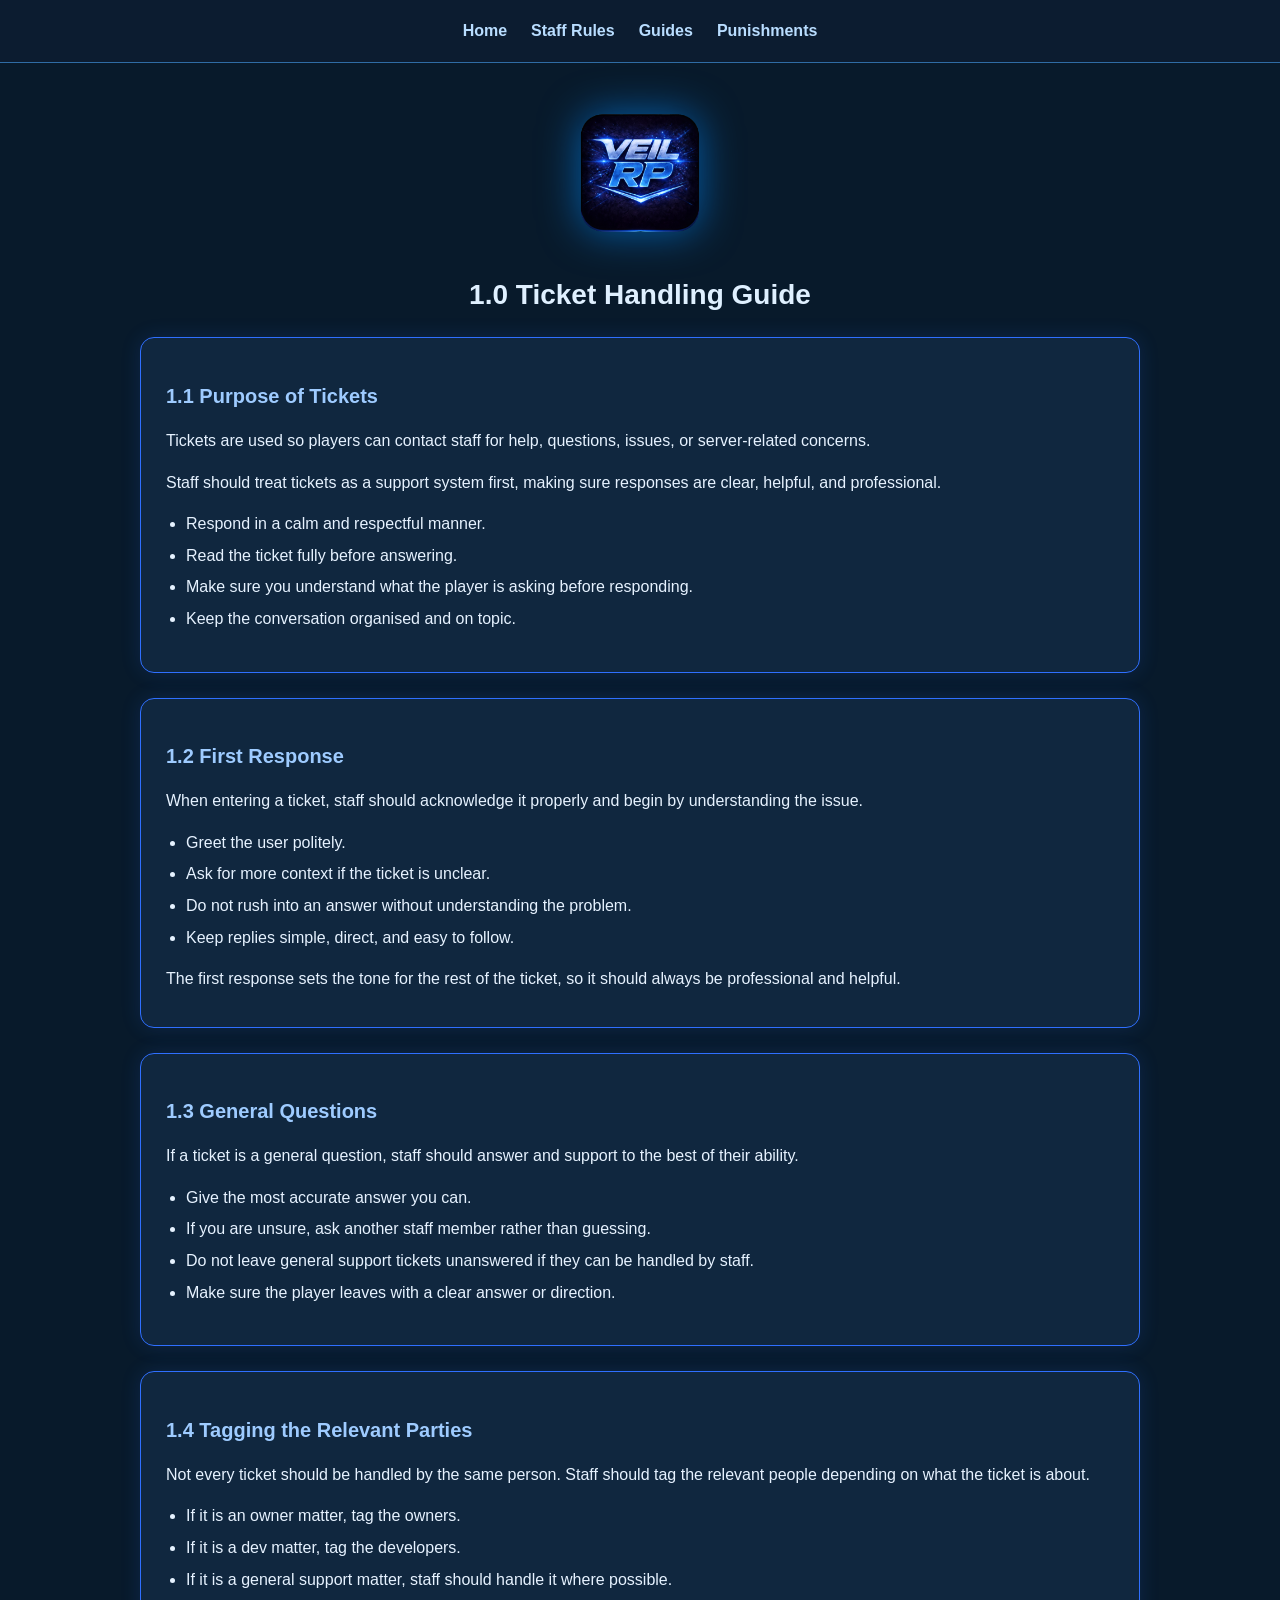
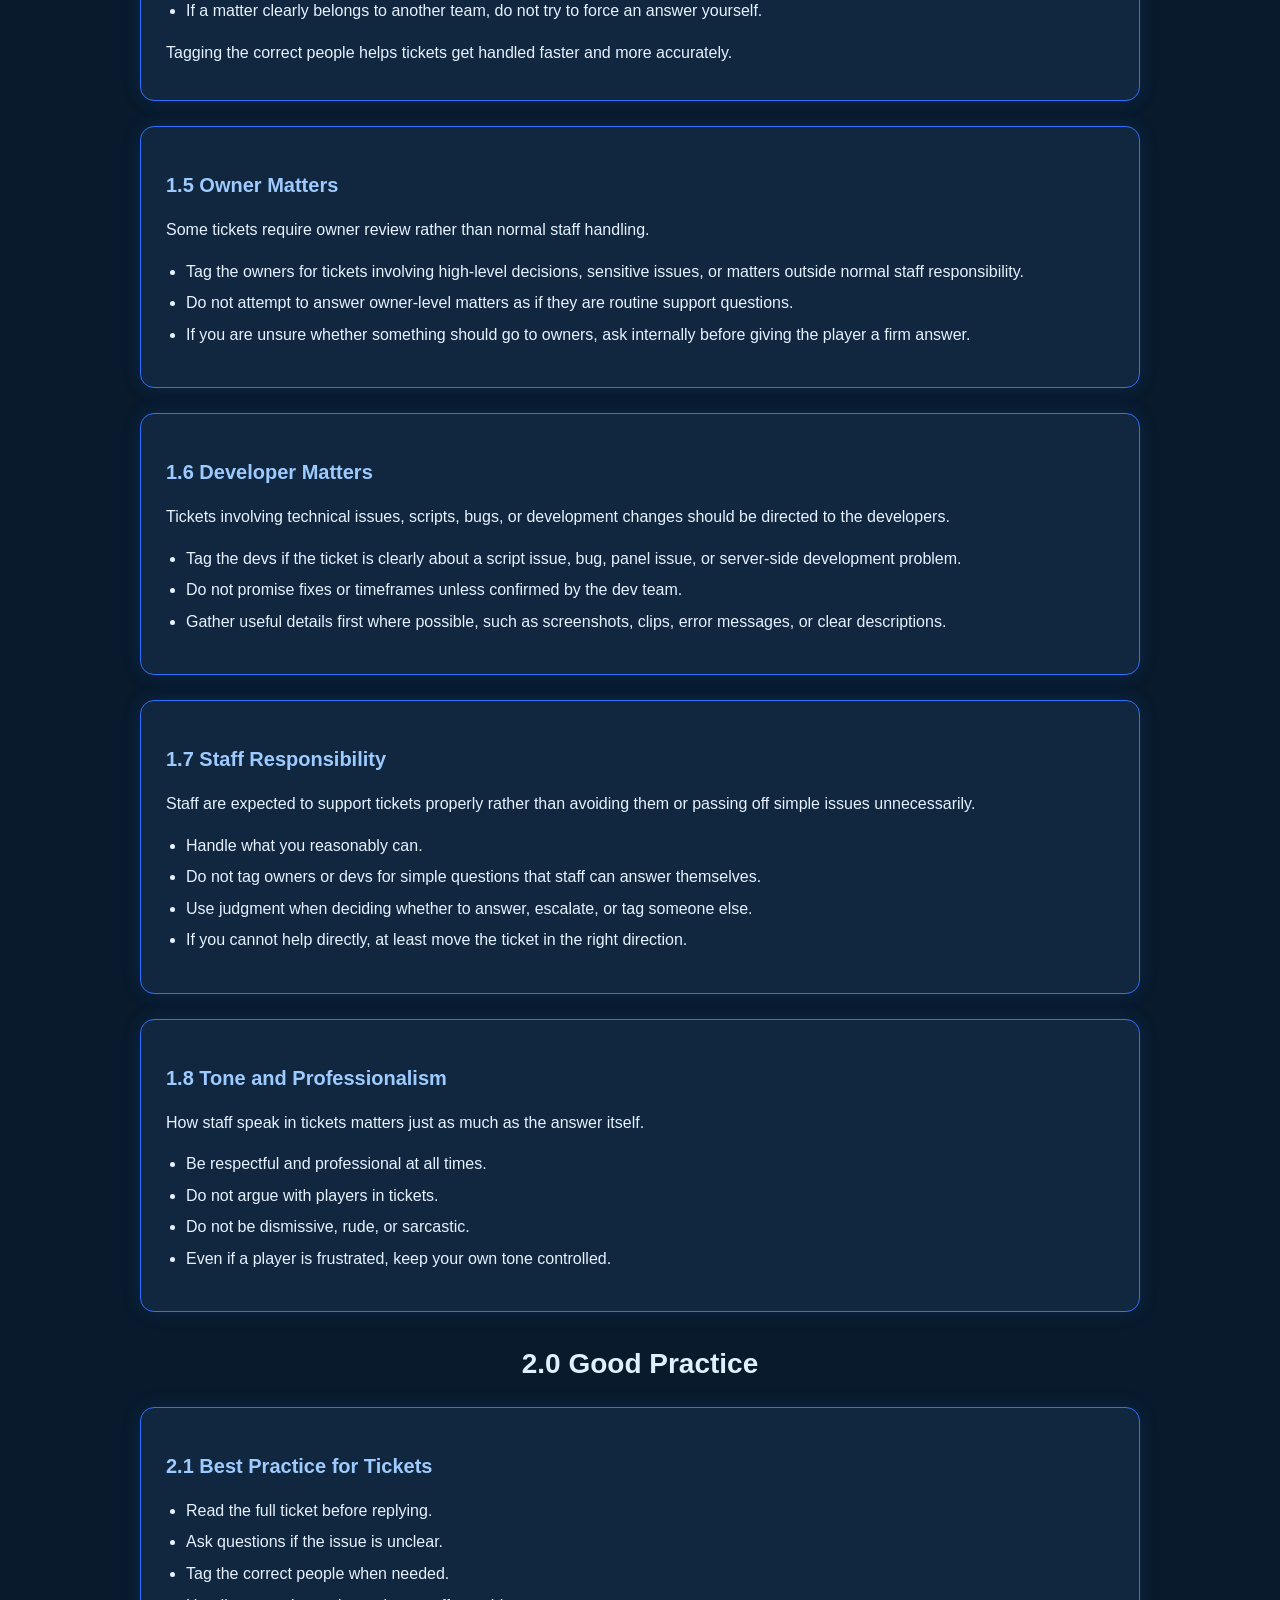
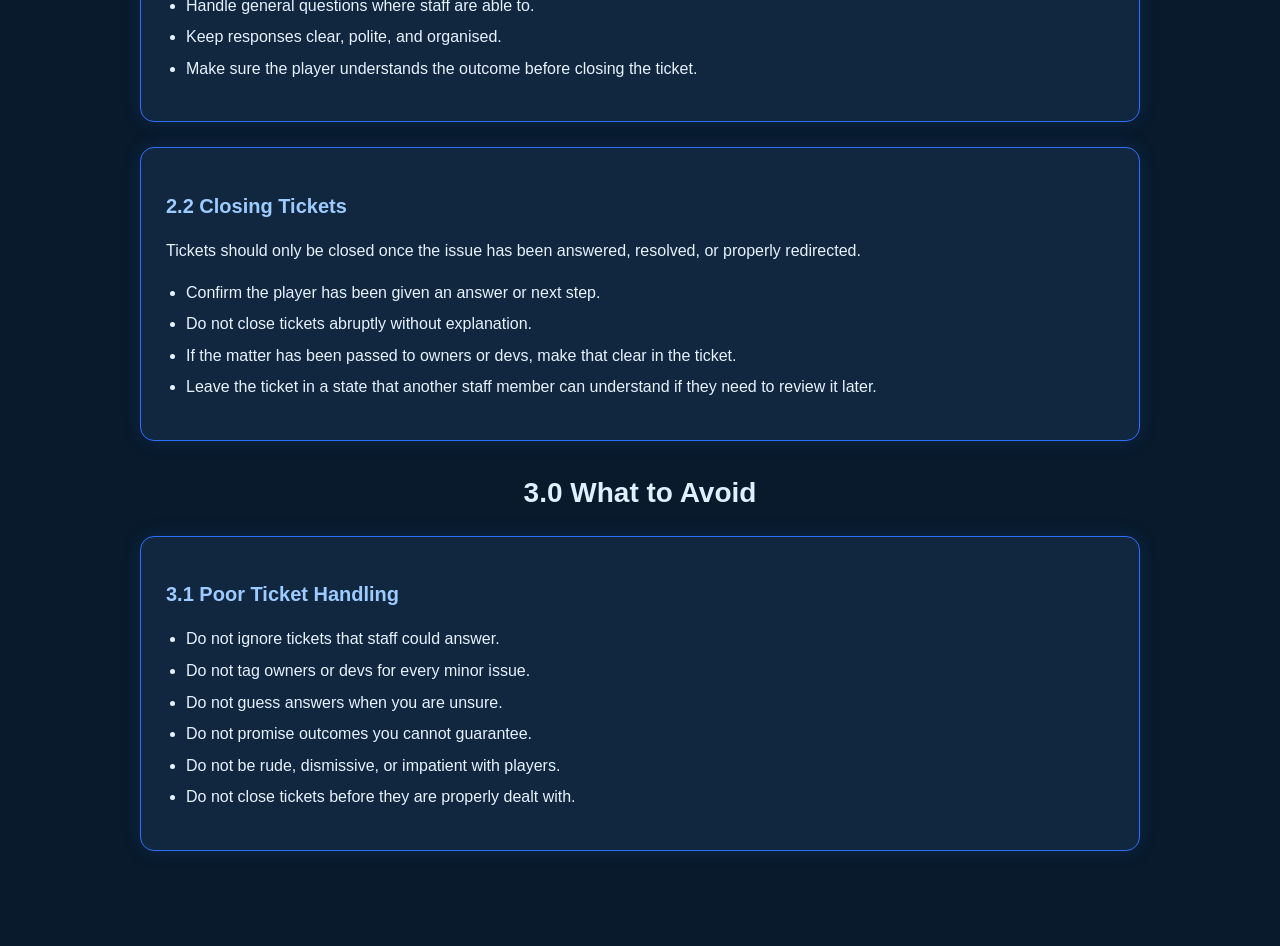
<file: guide-tickets.html>
<!DOCTYPE html>
<html lang="en">
<head>
  <meta charset="UTF-8">
  <meta name="viewport" content="width=device-width, initial-scale=1.0">
  <title>Ticket Handling Guide</title>
  <link rel="stylesheet" href="docs.css">
</head>
<body>

  <nav class="nav">
    <a href="index.html">Home</a>
    <a href="staff-rules.html">Staff Rules</a>
    <a href="guides.html">Guides</a>
    <a href="punishments.html">Punishments</a>
  </nav>

  <div class="container">

    <header class="hero">
      <img src="staff-logo.png" alt="Staff Logo" class="logo">
    </header>

    <h1 class="main-header">1.0 Ticket Handling Guide</h1>

    <section class="box">
      <h2 class="sub-header">1.1 Purpose of Tickets</h2>
      <p>Tickets are used so players can contact staff for help, questions, issues, or server-related concerns.</p>
      <p>Staff should treat tickets as a support system first, making sure responses are clear, helpful, and professional.</p>
      <ul>
        <li>Respond in a calm and respectful manner.</li>
        <li>Read the ticket fully before answering.</li>
        <li>Make sure you understand what the player is asking before responding.</li>
        <li>Keep the conversation organised and on topic.</li>
      </ul>
    </section>

    <section class="box">
      <h2 class="sub-header">1.2 First Response</h2>
      <p>When entering a ticket, staff should acknowledge it properly and begin by understanding the issue.</p>
      <ul>
        <li>Greet the user politely.</li>
        <li>Ask for more context if the ticket is unclear.</li>
        <li>Do not rush into an answer without understanding the problem.</li>
        <li>Keep replies simple, direct, and easy to follow.</li>
      </ul>
      <p>The first response sets the tone for the rest of the ticket, so it should always be professional and helpful.</p>
    </section>

    <section class="box">
      <h2 class="sub-header">1.3 General Questions</h2>
      <p>If a ticket is a general question, staff should answer and support to the best of their ability.</p>
      <ul>
        <li>Give the most accurate answer you can.</li>
        <li>If you are unsure, ask another staff member rather than guessing.</li>
        <li>Do not leave general support tickets unanswered if they can be handled by staff.</li>
        <li>Make sure the player leaves with a clear answer or direction.</li>
      </ul>
    </section>

    <section class="box">
      <h2 class="sub-header">1.4 Tagging the Relevant Parties</h2>
      <p>Not every ticket should be handled by the same person. Staff should tag the relevant people depending on what the ticket is about.</p>
      <ul>
        <li>If it is an owner matter, tag the owners.</li>
        <li>If it is a dev matter, tag the developers.</li>
        <li>If it is a general support matter, staff should handle it where possible.</li>
        <li>If a matter clearly belongs to another team, do not try to force an answer yourself.</li>
      </ul>
      <p>Tagging the correct people helps tickets get handled faster and more accurately.</p>
    </section>

    <section class="box">
      <h2 class="sub-header">1.5 Owner Matters</h2>
      <p>Some tickets require owner review rather than normal staff handling.</p>
      <ul>
        <li>Tag the owners for tickets involving high-level decisions, sensitive issues, or matters outside normal staff responsibility.</li>
        <li>Do not attempt to answer owner-level matters as if they are routine support questions.</li>
        <li>If you are unsure whether something should go to owners, ask internally before giving the player a firm answer.</li>
      </ul>
    </section>

    <section class="box">
      <h2 class="sub-header">1.6 Developer Matters</h2>
      <p>Tickets involving technical issues, scripts, bugs, or development changes should be directed to the developers.</p>
      <ul>
        <li>Tag the devs if the ticket is clearly about a script issue, bug, panel issue, or server-side development problem.</li>
        <li>Do not promise fixes or timeframes unless confirmed by the dev team.</li>
        <li>Gather useful details first where possible, such as screenshots, clips, error messages, or clear descriptions.</li>
      </ul>
    </section>

    <section class="box">
      <h2 class="sub-header">1.7 Staff Responsibility</h2>
      <p>Staff are expected to support tickets properly rather than avoiding them or passing off simple issues unnecessarily.</p>
      <ul>
        <li>Handle what you reasonably can.</li>
        <li>Do not tag owners or devs for simple questions that staff can answer themselves.</li>
        <li>Use judgment when deciding whether to answer, escalate, or tag someone else.</li>
        <li>If you cannot help directly, at least move the ticket in the right direction.</li>
      </ul>
    </section>

    <section class="box">
      <h2 class="sub-header">1.8 Tone and Professionalism</h2>
      <p>How staff speak in tickets matters just as much as the answer itself.</p>
      <ul>
        <li>Be respectful and professional at all times.</li>
        <li>Do not argue with players in tickets.</li>
        <li>Do not be dismissive, rude, or sarcastic.</li>
        <li>Even if a player is frustrated, keep your own tone controlled.</li>
      </ul>
    </section>

    <h1 class="main-header">2.0 Good Practice</h1>

    <section class="box">
      <h2 class="sub-header">2.1 Best Practice for Tickets</h2>
      <ul>
        <li>Read the full ticket before replying.</li>
        <li>Ask questions if the issue is unclear.</li>
        <li>Tag the correct people when needed.</li>
        <li>Handle general questions where staff are able to.</li>
        <li>Keep responses clear, polite, and organised.</li>
        <li>Make sure the player understands the outcome before closing the ticket.</li>
      </ul>
    </section>

    <section class="box">
      <h2 class="sub-header">2.2 Closing Tickets</h2>
      <p>Tickets should only be closed once the issue has been answered, resolved, or properly redirected.</p>
      <ul>
        <li>Confirm the player has been given an answer or next step.</li>
        <li>Do not close tickets abruptly without explanation.</li>
        <li>If the matter has been passed to owners or devs, make that clear in the ticket.</li>
        <li>Leave the ticket in a state that another staff member can understand if they need to review it later.</li>
      </ul>
    </section>

    <h1 class="main-header">3.0 What to Avoid</h1>

    <section class="box">
      <h2 class="sub-header">3.1 Poor Ticket Handling</h2>
      <ul>
        <li>Do not ignore tickets that staff could answer.</li>
        <li>Do not tag owners or devs for every minor issue.</li>
        <li>Do not guess answers when you are unsure.</li>
        <li>Do not promise outcomes you cannot guarantee.</li>
        <li>Do not be rude, dismissive, or impatient with players.</li>
        <li>Do not close tickets before they are properly dealt with.</li>
      </ul>
    </section>

  </div>

</body>
</html>
</file>
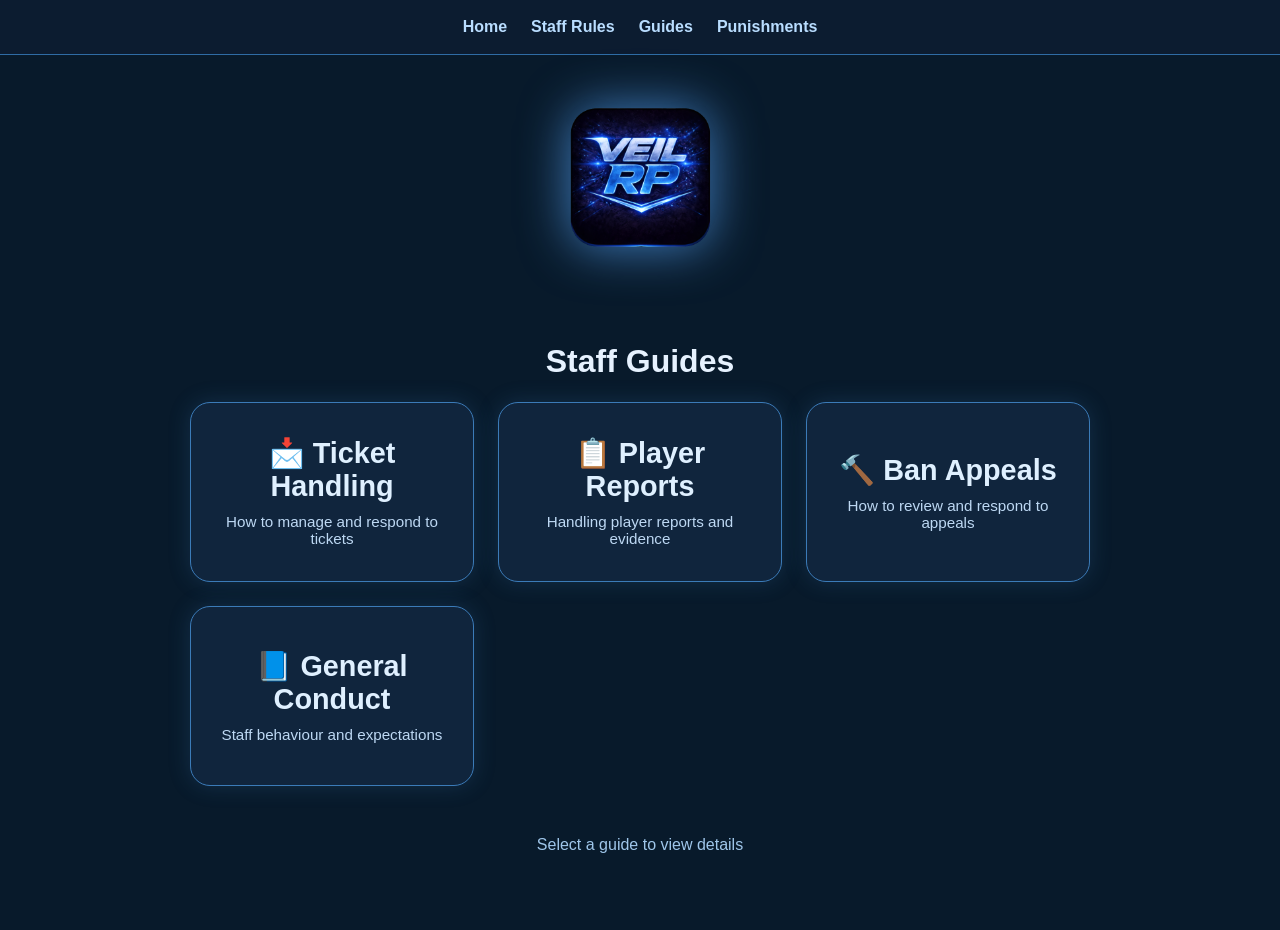
<file: guide.html>
<!DOCTYPE html>
<html lang="en">
<head>
  <meta charset="UTF-8">
  <meta name="viewport" content="width=device-width, initial-scale=1.0">
  <title>Staff Guides</title>
  <link rel="stylesheet" href="style.css">
</head>
<body>

  <nav class="nav">
    <a href="index.html">Home</a>
    <a href="staff.html">Staff Rules</a>
    <a href="guides.html">Guides</a>
    <a href="punishments.html">Punishments</a>
  </nav>

  <div class="menu-wrapper">

    <header class="hero">
      <img src="staff-logo.png" alt="Staff Logo" class="logo">
    </header>

    <h1 class="main-header">Staff Guides</h1>

    <div class="menu-grid">

      <a href="guide-tickets.html" class="menu-card">
        <h2>📩 Ticket Handling</h2>
        <p>How to manage and respond to tickets</p>
      </a>

      <a href="guide-reports.html" class="menu-card">
        <h2>📋 Player Reports</h2>
        <p>Handling player reports and evidence</p>
      </a>

      <a href="guide-bans.html" class="menu-card">
        <h2>🔨 Ban Appeals</h2>
        <p>How to review and respond to appeals</p>
      </a>

      <a href="guide-general.html" class="menu-card">
        <h2>📘 General Conduct</h2>
        <p>Staff behaviour and expectations</p>
      </a>

    </div>

    <p class="footer">Select a guide to view details</p>

  </div>

</body>
</html>
</file>
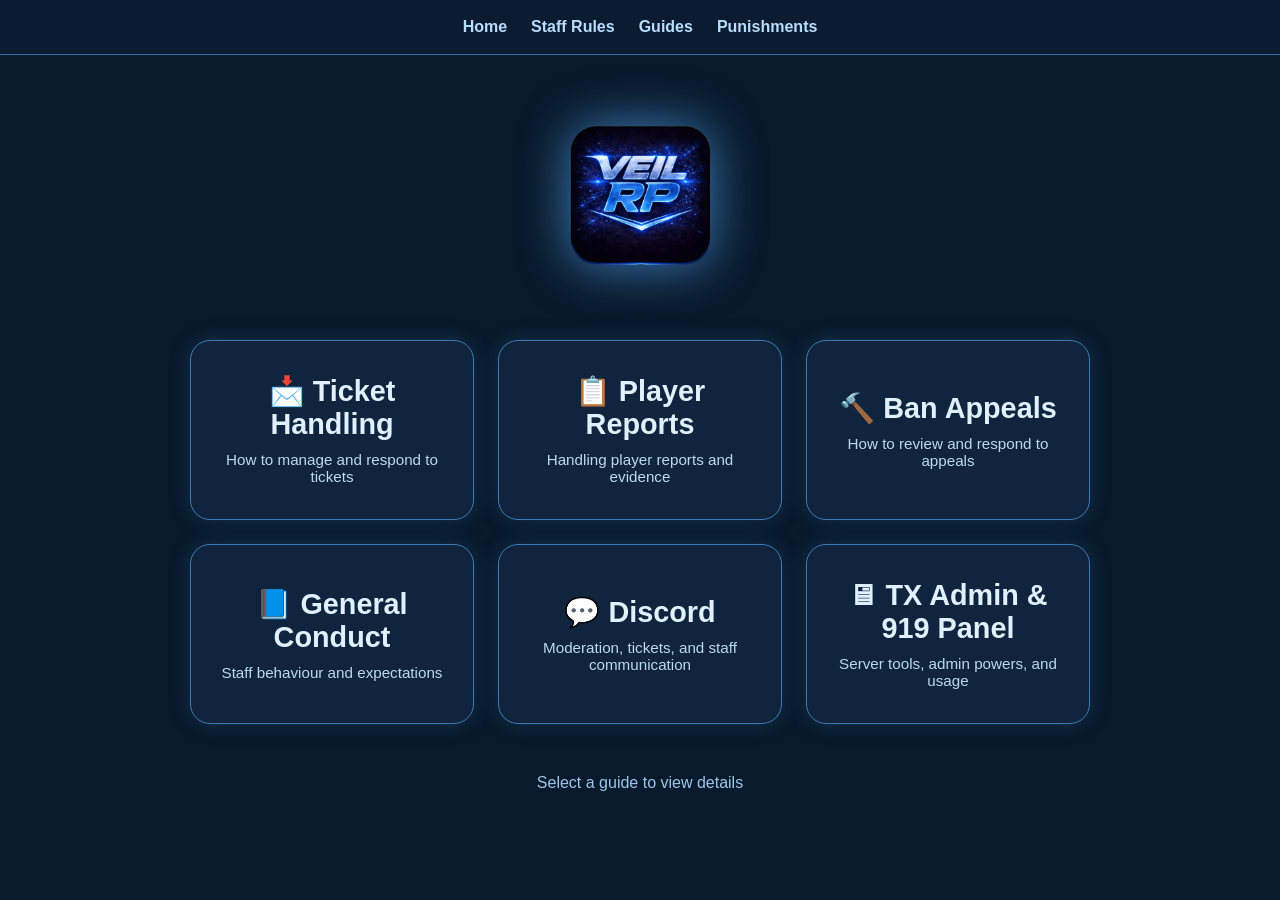
<file: guides.html>
<!DOCTYPE html>
<html lang="en">
<head>
  <meta charset="UTF-8">
  <meta name="viewport" content="width=device-width, initial-scale=1.0">
  <title>Staff Guides</title>
  <link rel="stylesheet" href="style.css">
</head>
<body>

  <nav class="nav">
    <a href="index.html">Home</a>
    <a href="staff-rules.html">Staff Rules</a>
    <a href="guides.html">Guides</a>
    <a href="punishments.html">Punishments</a>
  </nav>

  <div class="menu-wrapper">

    <header class="hero">
      <img src="staff-logo.png" alt="Staff Logo" class="logo">
    </header>

    <div class="menu-grid">

      <a href="guide-tickets.html" class="menu-card">
        <h2>📩 Ticket Handling</h2>
        <p>How to manage and respond to tickets</p>
      </a>

      <a href="guide-reports.html" class="menu-card">
        <h2>📋 Player Reports</h2>
        <p>Handling player reports and evidence</p>
      </a>

      <a href="guide-bans.html" class="menu-card">
        <h2>🔨 Ban Appeals</h2>
        <p>How to review and respond to appeals</p>
      </a>

      <a href="guide-general.html" class="menu-card">
        <h2>📘 General Conduct</h2>
        <p>Staff behaviour and expectations</p>
      </a>

      <a href="guide-discord.html" class="menu-card">
        <h2>💬 Discord</h2>
        <p>Moderation, tickets, and staff communication</p>
      </a>

      <a href="guide-panels.html" class="menu-card">
        <h2>🖥 TX Admin & 919 Panel</h2>
        <p>Server tools, admin powers, and usage</p>
      </a>

    </div>

    <p class="footer">Select a guide to view details</p>

  </div>

</body>
</html>
</file>
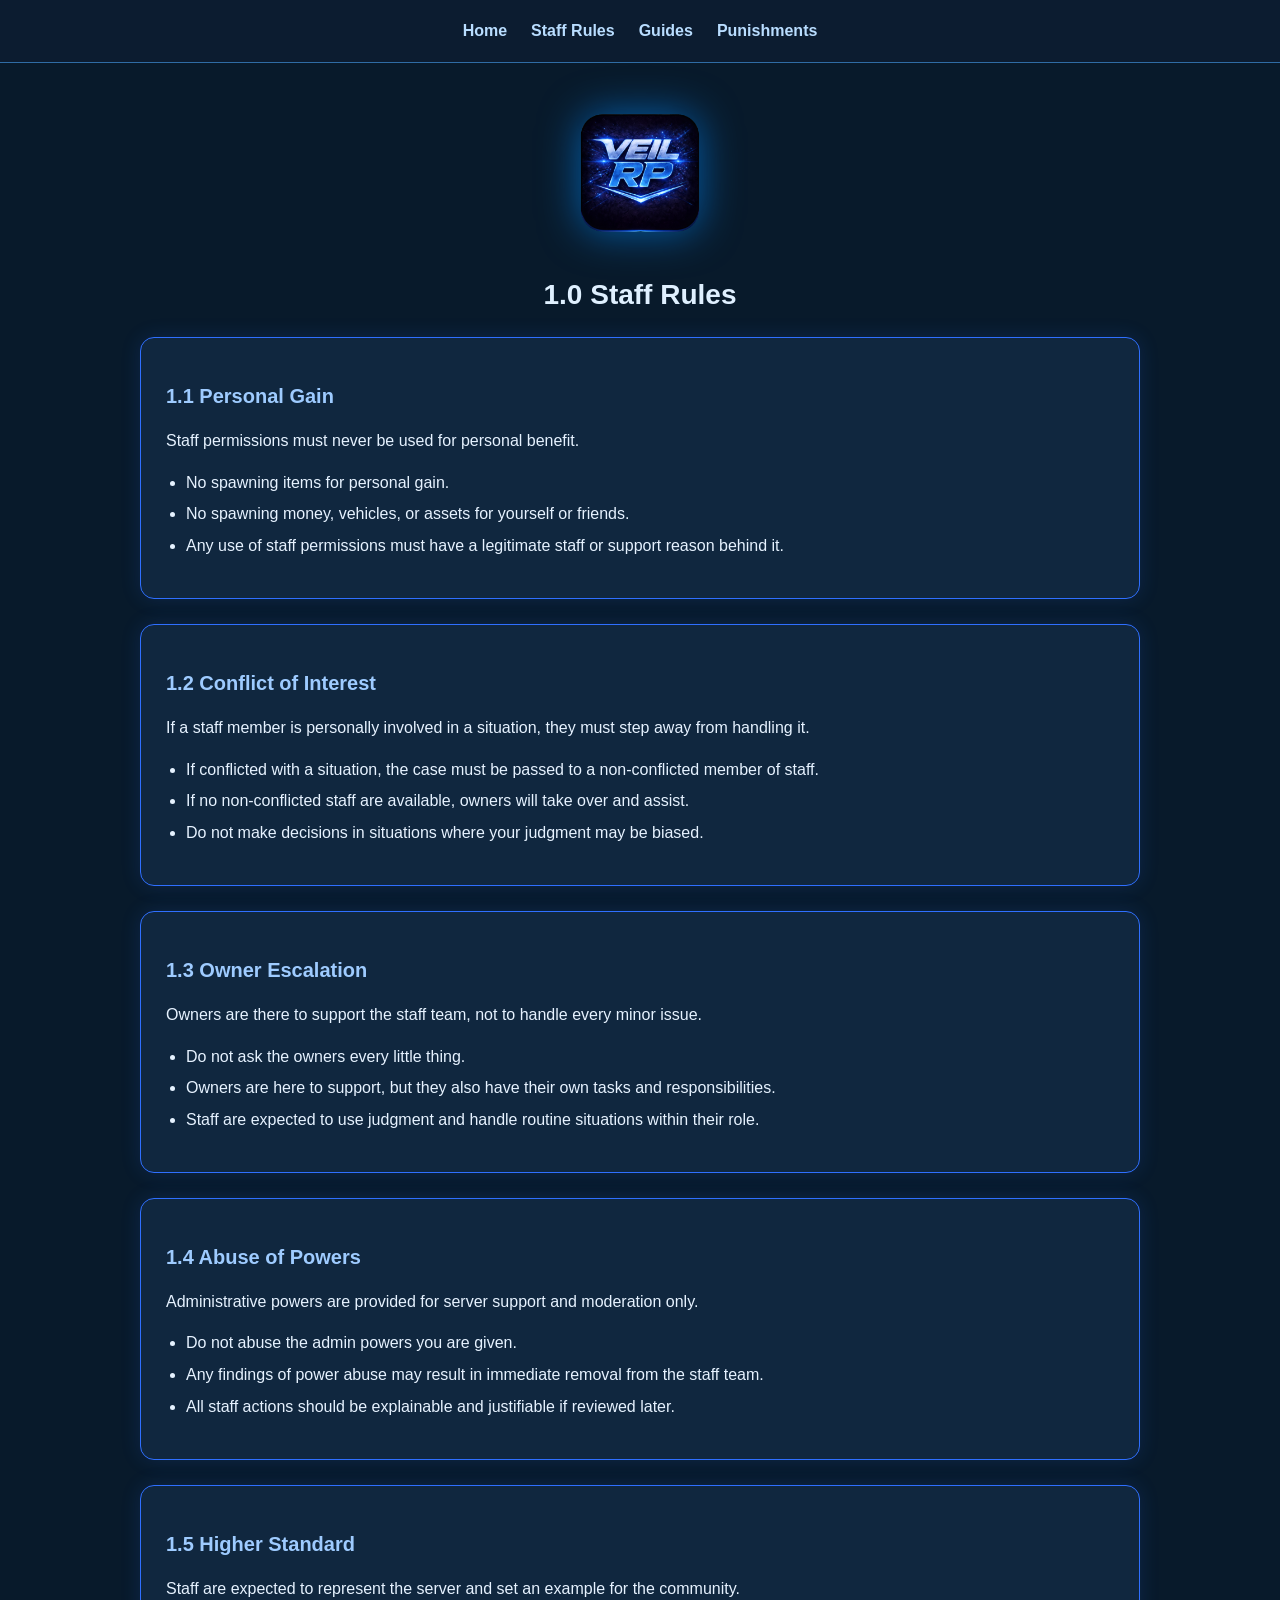
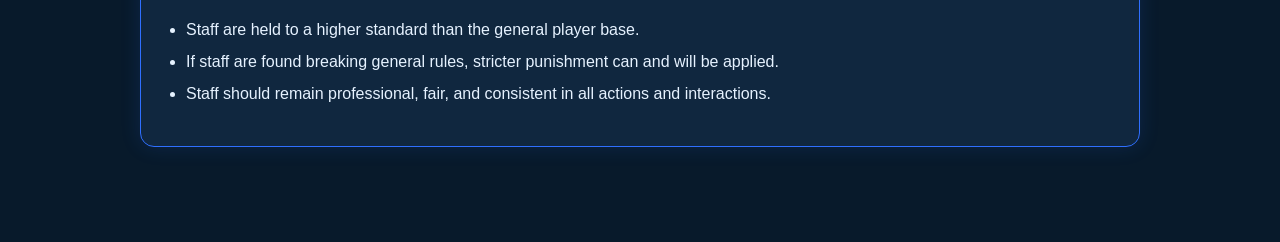
<file: staff-rules.html>
<!DOCTYPE html>
<html lang="en">
<head>
  <meta charset="UTF-8">
  <meta name="viewport" content="width=device-width, initial-scale=1.0">
  <title>Staff Rules</title>
  <link rel="stylesheet" href="docs.css">
</head>
<body>

<nav class="nav">
  <a href="index.html">Home</a>
  <a href="staff-rules.html">Staff Rules</a>
  <a href="guides.html">Guides</a>
  <a href="punishments.html">Punishments</a>
</nav>

  <div class="container">

    <header class="hero">
      <img src="staff-logo.png" alt="Staff Logo" class="logo">
    </header>

    <h1 class="main-header">1.0 Staff Rules</h1>

    <section class="box">
      <h2 class="sub-header">1.1 Personal Gain</h2>
      <p>Staff permissions must never be used for personal benefit.</p>
      <ul>
        <li>No spawning items for personal gain.</li>
        <li>No spawning money, vehicles, or assets for yourself or friends.</li>
        <li>Any use of staff permissions must have a legitimate staff or support reason behind it.</li>
      </ul>
    </section>

    <section class="box">
      <h2 class="sub-header">1.2 Conflict of Interest</h2>
      <p>If a staff member is personally involved in a situation, they must step away from handling it.</p>
      <ul>
        <li>If conflicted with a situation, the case must be passed to a non-conflicted member of staff.</li>
        <li>If no non-conflicted staff are available, owners will take over and assist.</li>
        <li>Do not make decisions in situations where your judgment may be biased.</li>
      </ul>
    </section>

    <section class="box">
      <h2 class="sub-header">1.3 Owner Escalation</h2>
      <p>Owners are there to support the staff team, not to handle every minor issue.</p>
      <ul>
        <li>Do not ask the owners every little thing.</li>
        <li>Owners are here to support, but they also have their own tasks and responsibilities.</li>
        <li>Staff are expected to use judgment and handle routine situations within their role.</li>
      </ul>
    </section>

    <section class="box">
      <h2 class="sub-header">1.4 Abuse of Powers</h2>
      <p>Administrative powers are provided for server support and moderation only.</p>
      <ul>
        <li>Do not abuse the admin powers you are given.</li>
        <li>Any findings of power abuse may result in immediate removal from the staff team.</li>
        <li>All staff actions should be explainable and justifiable if reviewed later.</li>
      </ul>
    </section>

    <section class="box">
      <h2 class="sub-header">1.5 Higher Standard</h2>
      <p>Staff are expected to represent the server and set an example for the community.</p>
      <ul>
        <li>Staff are held to a higher standard than the general player base.</li>
        <li>If staff are found breaking general rules, stricter punishment can and will be applied.</li>
        <li>Staff should remain professional, fair, and consistent in all actions and interactions.</li>
      </ul>
    </section>

  </div>

</body>
</html>
</file>
<file: style.css>
body {
  margin: 0;
  font-family: Arial, sans-serif;
  background: #081a2b;
  color: #e6f2ff;
  text-align: center;
  animation: fadeIn 0.8s ease;
}

@keyframes fadeIn {
  from { opacity: 0; }
  to { opacity: 1; }
}

.nav {
  display: flex;
  justify-content: center;
  gap: 24px;
  padding: 18px;
  background: #0c1c30;
  border-bottom: 1px solid #2f6ca5;
  flex-wrap: wrap;
}

.nav a {
  color: #b9ddff;
  text-decoration: none;
  font-weight: bold;
  transition: color 0.25s ease, text-shadow 0.25s ease, transform 0.25s ease;
}

.nav a:hover {
  color: #ffffff;
  text-shadow: 0 0 12px rgba(90, 170, 255, 0.8);
  transform: translateY(-1px);
}

.menu-wrapper {
  min-height: calc(100vh - 70px);
  display: flex;
  flex-direction: column;
  justify-content: center;
  align-items: center;
  padding: 40px 20px 60px;
  box-sizing: border-box;
}

.hero {
  margin-bottom: 40px;
}

.logo {
  width: 220px;
  max-width: 75%;
  margin-bottom: 18px;
  filter: drop-shadow(0 0 25px rgba(90, 170, 255, 0.7));
  animation: float 4s ease-in-out infinite;
  transition: transform 0.3s ease, filter 0.3s ease;
}

.logo:hover {
  transform: scale(1.04);
  filter: drop-shadow(0 0 36px rgba(90, 170, 255, 0.95));
}

@keyframes float {
  0% { transform: translateY(0px); }
  50% { transform: translateY(-8px); }
  100% { transform: translateY(0px); }
}

.menu-grid {
  width: 100%;
  max-width: 900px;
  display: grid;
  grid-template-columns: repeat(3, minmax(0, 1fr));
  gap: 24px;
  margin-bottom: 40px;
}

.menu-card {
  min-height: 180px;
  display: flex;
  flex-direction: column;
  justify-content: center;
  align-items: center;
  text-decoration: none;
  color: #e6f3ff;
  padding: 28px 22px;
  border-radius: 20px;
  background: #10253d;
  border: 1px solid #3b7bb8;
  box-sizing: border-box;
  box-shadow: 0 0 22px rgba(59, 123, 184, 0.22);
  transition:
    transform 0.28s ease,
    box-shadow 0.28s ease,
    border-color 0.28s ease,
    background 0.28s ease;
}

.menu-card:hover {
  transform: translateY(-10px) scale(1.04);
  border-color: #7ec1ff;
  box-shadow: 0 0 34px rgba(90, 170, 255, 0.42);
  background: #14304f;
}

.menu-card h2 {
  margin: 0 0 10px;
  font-size: 1.8rem;
  color: #dff0ff;
  transition: transform 0.28s ease, color 0.28s ease;
}

.menu-card p {
  margin: 0;
  font-size: 0.95rem;
  color: #bdd8f3;
  transition: color 0.28s ease;
}

.menu-card:hover h2 {
  transform: scale(1.03);
  color: #ffffff;
}

.menu-card:hover p {
  color: #d9ecff;
}

.footer {
  color: #9fc6ea;
  margin-top: 10px;
}

@media (max-width: 900px) {
  .menu-grid {
    grid-template-columns: 1fr;
    max-width: 420px;
  }
}

@media (max-width: 700px) {
  .logo {
    width: 170px;
  }
}
</file>
<file: docs.css>
/* ===== BASE ===== */
body {
  margin: 0;
  font-family: Arial, sans-serif;
  background: #081a2b;
  color: #e6f2ff;
  line-height: 1.6;
}

/* ===== NAV ===== */
.nav {
  display: flex;
  justify-content: center;
  gap: 24px;
  padding: 18px;
  background: #0c1c30;
  border-bottom: 1px solid #2f6ca5;
  flex-wrap: wrap;
}

.nav a {
  color: #b9ddff;
  text-decoration: none;
  font-weight: bold;
  transition: color 0.2s ease;
}

.nav a:hover {
  color: #ffffff;
}

/* ===== LAYOUT ===== */
.container {
  max-width: 1000px;
  margin: 0 auto;
  padding: 40px 20px 70px;
}

/* ===== HERO ===== */
.hero {
  text-align: center;
  margin-bottom: 25px;
}

/* ===== LOGO (FIXED + ANIMATED) ===== */
.logo {
  width: 140px;
  border-radius: 20px;
  display: block;
  margin: 0 auto;

  /* Glow */
  filter: drop-shadow(0 0 20px rgba(0, 140, 255, 0.6));

  /* Floating animation */
  animation: float 4s ease-in-out infinite;

  /* Smooth hover */
  transition: transform 0.3s ease, filter 0.3s ease;
}

.logo:hover {
  transform: scale(1.08);
  filter: drop-shadow(0 0 35px rgba(0, 140, 255, 0.9));
}

/* Floating animation */
@keyframes float {
  0% { transform: translateY(0px); }
  50% { transform: translateY(-8px); }
  100% { transform: translateY(0px); }
}

/* ===== HEADERS ===== */
.main-header {
  text-align: center;
  font-size: 28px;
  margin: 30px 0 20px;
  color: #dff0ff;
}

.sub-header {
  font-size: 20px;
  margin-bottom: 10px;
  color: #9ecbff;
}

/* ===== CONTENT BOXES ===== */
.box {
  background: #10273f;
  border: 1px solid #2f6fff;
  border-radius: 14px;
  padding: 25px;
  margin-bottom: 25px;
  box-shadow: 0 0 20px rgba(47, 111, 255, 0.15);
}

/* ===== TEXT ===== */
.box p {
  margin-bottom: 10px;
}

/* ===== LISTS (FIXED ALIGNMENT) ===== */
.box ul {
  padding-left: 20px;
  margin-bottom: 15px;
}

.box li {
  margin-bottom: 6px;
}

/* ===== FOOTER ===== */
.footer {
  text-align: center;
  margin-top: 30px;
  color: #7fb3ff;
  font-size: 14px;
}

/* ===== MOBILE ===== */
@media (max-width: 700px) {
  .logo {
    width: 110px;
  }

  .main-header {
    font-size: 22px;
  }

  .sub-header {
    font-size: 18px;
  }
}
</file>
